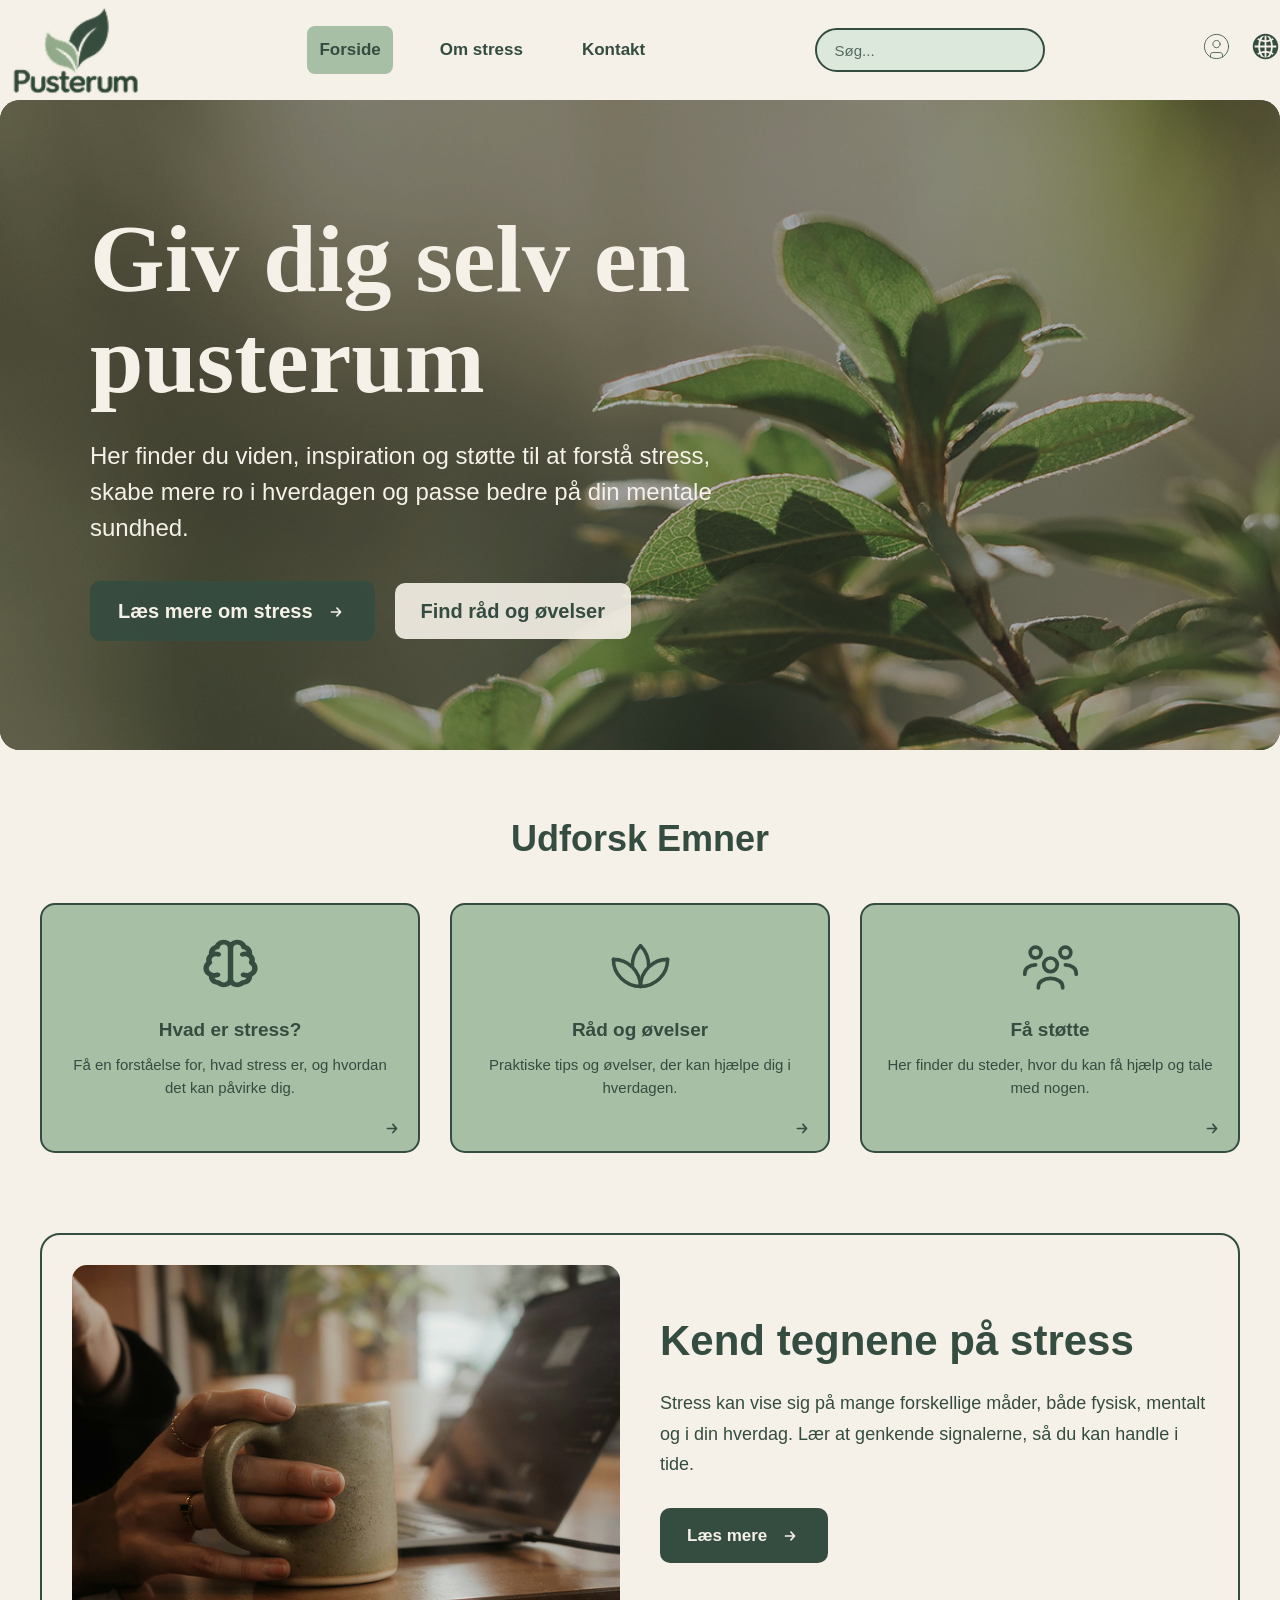
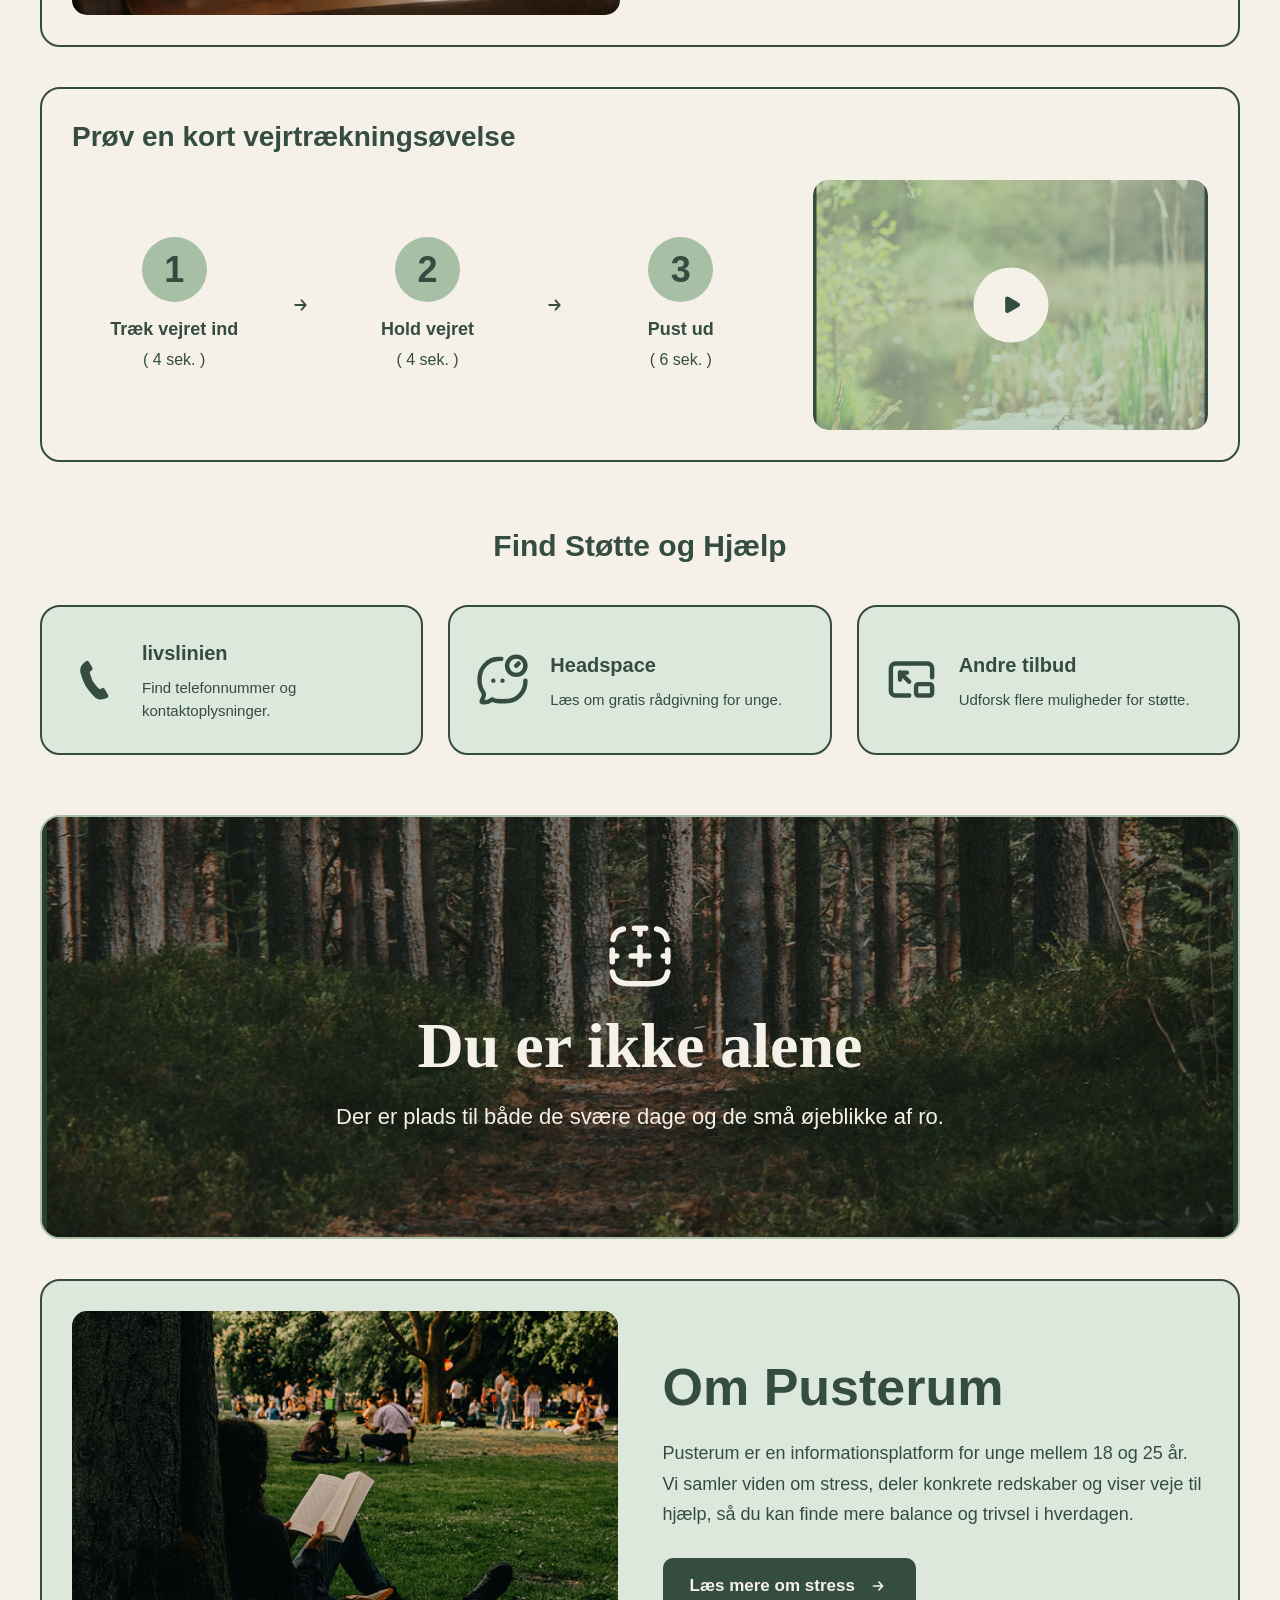
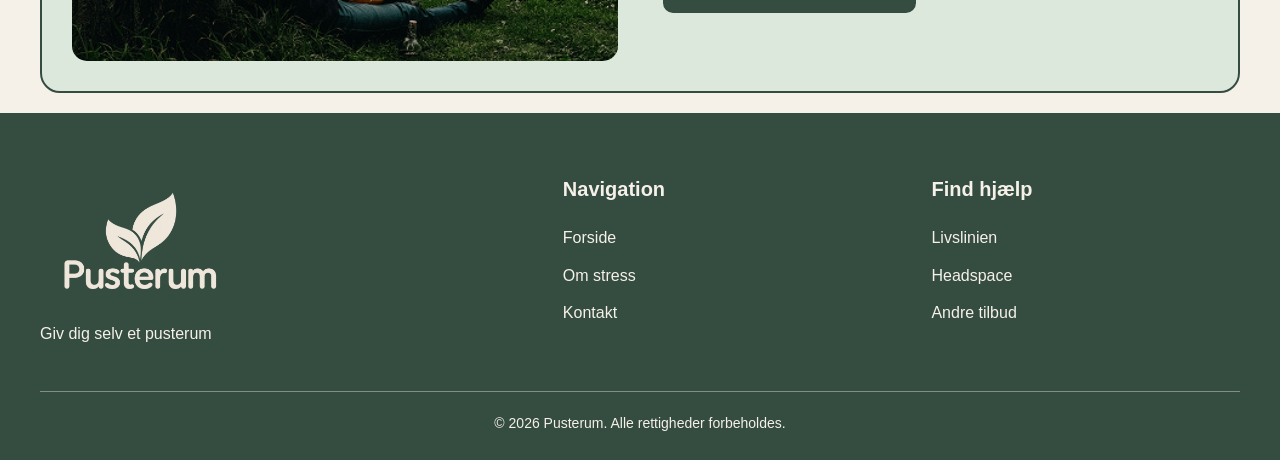
<file: index.html>
<!DOCTYPE html>
<html lang="da">
<head>
    <meta charset="UTF-8">
    <meta name="viewport" content="width=device-width, initial-scale=1.0">
    <title>Pusterum</title>
    <link rel="stylesheet" href="style.css">
</head>
<body>
   
    <!-- HEADER OG NAVIGATION -->
     <header class="header">
        <div class="header-inhold">

            <!-- PUSTERUM LOGO -->
             <a href="index.html" class="header-logo">
                <img src="Icons/Pusterum Logo Green.png" alt="Pusterum - Forside">
             </a>

             <!-- NAVIGATION -->
              <nav class="header-navigation" aria-label="Hovednavigation">
                <a href="index.html" aria-current="page">
                    Forside
                </a>
                <a href="omstress.html">
                    Om stress
                </a>
                <a href="kontakt.html">
                    Kontakt
                </a>
              </nav>

              <!-- SØGEFELT -->
               <div class="header-søgning" role="search">
                <label for="søgefelt" class="søge-label">
                    Søg på hjemmesiden
                </label>
                <input type="search" id="søgefelt" name="søg" placeholder="Søg...">
               </div>

               <!-- PROFIL OG SPROG -->
                <div class="header-ikoner">

                    <!-- PROFIL IKON -->
                     <span class="header-ikon">
                        <img src="Icons/User Dark Green.svg" alt="Profil">
                     </span>

                     <!-- SPROG IKON -->
                      <span class="header-ikon">
                        <img src="Icons/Glove Dark Green.svg" alt="Vælg sprog">
                      </span>
                </div>
        </div>
     </header>

    <main>
        
        <section class="hero">
            <img src="Icons/Hero Forside.png" alt="Naturbillede" class="hero-billede">
            <div class="hero-content">
                <h1>Giv dig selv en pusterum</h1>
                <p>Her finder du viden, inspiration og støtte til at forstå stress, skabe mere ro i hverdagen og passe bedre på din mentale sundhed.</p>
                <div class="hero-buttons">
                    <a href="omstress.html" class="btn btn-primary">
                        Læs mere om stress 
                        <img src="Icons/Arrow RIght Beige.svg" alt="" class="knap-pil">
                    </a>
                    <a href="#øvelser" class="btn btn-secondary">
                        Find råd og øvelser
                    </a>
                </div>
            </div>
        </section>

        <!-- UDFORSK EMNER -->
        <section class="emner" id="emner">
            <h2>Udforsk Emner</h2>
            <div class="emne-gitter">
                
                <!-- KORT 1: HVAD ER STRESS?-->
                 <a href="omstress.html" class="emne-kort">
                    <div class="emne-ikon" aria-hidden="true">
                        <img src="Icons/Brain Dark Green.svg" alt="">
                    </div>
                    <h3>Hvad er stress?</h3>
                    <p>Få en forståelse for, hvad stress er, og hvordan det kan påvirke dig.</p>
                    <span class="kort-pil" aria-hidden="true">
                        <img src="Icons/Arrow Right Dark Green.svg" alt="">
                    </span>
                 </a>

                 <!-- KORT 2: RÅD OG ØVELSER -->
                  <a href="#øvelser" class="emne-kort">
                    <div class="emne-ikon" aria-hidden="true">
                        <img src="Icons/Lily Dark Green.svg" alt="">
                    </div>
                    <h3>Råd og øvelser</h3>
                    <p>Praktiske tips og øvelser, der kan hjælpe dig i hverdagen.</p>
                    <span class="kort-pil" aria-hidden="true">
                        <img src="Icons/Arrow Right Dark Green.svg" alt="">
                    </span>
                  </a>

                  <!-- KORT 3: FÅ STØTTE -->
                   <a href="#støtte" class="emne-kort">
                    <div class="emne-ikon" aria-hidden="true">
                        <img src="Icons/Group Dark Green.svg" alt="">
                    </div>
                    <h3>Få støtte</h3>
                    <p>Her finder du steder, hvor du kan få hjælp og tale med nogen.</p>
                    <span class="kort-pil" aria-hidden="true">
                        <img src="Icons/Arrow Right Dark Green.svg" alt="">
                    </span>
                   </a>
            </div>
        </section>

        <!-- KEND TEGNENE PÅ STRESS -->
<section class="stress-tegn" id="stress-tegn">
    <div class="stress-tegn-inhold">

        <!-- BILLEDE TIL VENSTRE -->
        <div class="stress-tegn-billede">
            <img src="Icons/Hand-Macbook.png" alt="En person sidder med en kop ved en computer">
        </div>

        <!-- TEKST TIL HØJRE -->
        <div class="stress-tegn-tekst">
            <h2>Kend tegnene på stress</h2>
            <p>Stress kan vise sig på mange forskellige måder, både fysisk, mentalt og i din hverdag. Lær at genkende signalerne, så du kan handle i tide.</p>
            <a href="omstress.html" class="stress-tegn-knap">
                Læs mere
                <img src="Icons/Arrow RIght Beige.svg" alt="" class="stress-tegn-pil">
            </a>
        </div>

    </div>
</section>

         <!-- PRØV EN KORT VEJRTRÆKNINGSØVELSE -->
          <section class="vejrtrækning" id="øvelser">
            <div class="vejrtrækning-ramme">
                <h2>Prøv en kort vejrtrækningsøvelse</h2>
                <div class="vejrtrækning-inhold">

                    <!-- ØVELSENS TRE TRIN -->
                     <div class="vejrtrækning-trin">

                        <!-- TRIN 1 -->
                         <div class="trin">
                            <span class="trin-nummer">1</span>
                            <h3>Træk vejret ind</h3>
                            <p>( 4 sek. )</p>
                         </div>

                         <!-- PIL MELLEM TRIN 1 OG 2 -->
                          <span class="trin-pil" aria-hidden="true">
                            <img src="Icons/Arrow Right Dark Green.svg" alt="">
                          </span>

                          <!-- TRIN 2 -->
                           <div class="trin">
                            <span class="trin-nummer">2</span>
                            <h3>Hold vejret</h3>
                            <p>( 4 sek. )</p>
                           </div>

                           <!-- PIL MELLEM TRIN 2 OG 3 -->
                            <span class="trin-pil" aria-hidden="true">
                                <img src="Icons/Arrow Right Dark Green.svg" alt="">
                            </span>

                            <!-- TRIN 3 -->
                             <div class="trin">
                                <span class="trin-nummer">3</span>
                                <h3>Pust ud</h3>
                                <p>( 6 sek. )</p>
                             </div>
                     </div>

                     <!-- NATURBILLEDE OG AFSPILNINGSKNAP -->
                      <div class="vejrtrækning-afspiller">
                        <img src="Icons/Boat-Swamp.png" alt="En båd i et roligt vådområde" class="vejrtrækning-billede">

                        <!-- AFSPILNINGSKNAP -->
                         <button type="button" class="afspil-knap" id="start-øvelse" aria-label="Start vejrtrækningsøvelsen">
                            <img src="Icons/Play Green.svg" alt="">
                         </button>

                         <!-- STATUS FOR ØVELSEN -->
                          <p id="øvelse-status" aria-live="polite"></p>
                      </div>
                </div>
            </div>
          </section>

          <!-- FIND STØTTE OG HJÆLP -->
           <section class="støtte-hjælp" id="støtte">
            <h2>Find Støtte og Hjælp</h2>
            <div class="støtte-gitter">

                <!-- KORT 1: LIVSLINIEN -->
                 <a href="https://www.livslinien.dk/" class="støtte-kort">
                    <div class="støtte-ikon">
                        <img src="Icons/Phone Dark Green.svg" alt="">
                    </div>
                    <div class="støtte-tekst">
                        <h3>livslinien</h3>
                        <p>Find telefonnummer og kontaktoplysninger.</p>
                    </div>
                 </a>

                 <!-- KORT 2: HEADSPACE -->
                  <a href="https://headspace.dk/" class="støtte-kort">
                    <div class="støtte-ikon">
                        <img src="Icons/Headspace Dark Green.svg" alt="">
                    </div>
                    <div class="støtte-tekst">
                        <h3>Headspace</h3>
                        <p>Læs om gratis rådgivning for unge.</p>
                    </div>
                  </a>

                  <!-- KORT 3: ANDRE TILBUD -->
                   <a href="kontakt.html" class="støtte-kort">
                    <div class="støtte-ikon">
                        <img src="Icons/Andre Tilbud Dark Green.svg" alt="">
                    </div>
                    <div class="støtte-tekst">
                        <h3>Andre tilbud</h3>
                        <p>Udforsk flere muligheder for støtte.</p>
                    </div>
                   </a>
            </div>
           </section>

           <!-- DU ER IKKE ALENE -->
            <section class="du-er-ikke-alene" id="du-er-ikke-alene">
                <div class="du-er-ikke-alene-ramme">

                    <!-- SKOVBILLEDE -->
                     <img src="Icons/Forest Forside.png" alt="En rolig skov med høje træer" class="du-er-ikke-alene-billede">

                     <!-- INHOLD OVEN PÅ BILLEDET -->
                      <div class="du-er-ikke-alene-inhold">

                        <!-- MISSION LOGO -->
                         <img src="Icons/Mission Beige.svg" alt="" class="mission-ikon">

                         <!-- OVERSKRIFT -->
                          <h2>Du er ikke alene</h2>

                          <!-- TEKST -->
                           <p>Der er plads til både de svære dage og de små øjeblikke af ro.</p>
                      </div>
                </div>
            </section>

            <!-- OM PUSTERUM -->
             <section class="om-pusterum" id="om-pusterum">
                <div class="om-pusterum-ramme">

                    <!-- BILLEDE -->
                     <div class="om-pusterum-billede">
                        <img src="Icons/Book-tree.png" alt="En person sidder under et træ og læser">
                     </div>

                     <!-- TEKST OG KNAP -->
                      <div class="om-pusterum-inhold">
                        <h2>Om Pusterum</h2>
                        <p>Pusterum er en informationsplatform for unge mellem 18 og 25 år. Vi samler viden om stress, deler konkrete redskaber og viser veje til hjælp, så du kan finde mere balance og trivsel i hverdagen.</p>

                        <!-- LÆS MERE KNAP -->
                         <a href="omstress.html" class="knap knap-mørkegrøn">
                            Læs mere om stress
                            <img src="Icons/Arrow RIght Beige.svg" alt="" class="knap-pil">
                         </a>
                      </div>
                </div>
             </section>
</main>
             <!-- FOOTER -->
              <footer class="footer">
                <div class="footer-inhold">

                    <!-- PUSTERUM LOGO OG SLOGAN -->
                     <div class="footer-logo-område">
                        <img src="Icons/Pusterum Logo Beige.svg" alt="Pusterum" class="footer-logo">
                        <p class="footer-slogan">
                            Giv dig selv et pusterum
                        </p>
                     </div>

                     <!-- NAVIGATION -->
                      <nav class="footer-navigation" aria-label="Footer navigation">
                        <h3>Navigation</h3>
                        <a href="index.html">Forside</a>
                        <a href="omstress.html">Om stress</a>
                        <a href="kontakt.html">Kontakt</a>
                      </nav>

                      <!-- FIND HJÆLP -->
                       <div class="footer-hjælp">
                        <h3>Find hjælp</h3>
                        <a href="https://www.livslinien.dk/">
                            Livslinien
                        </a>
                        <a href="https://headspace.dk/">
                            Headspace
                        </a>
                        <a href="kontakt.html">
                            Andre tilbud
                        </a>
                       </div>
                </div>

                <!-- COPYRIGHT -->
                 <div class="footer-bund">
                    <p>© 2026 Pusterum. Alle rettigheder forbeholdes.</p>
                 </div>
              </footer>
</body>
</html>
</file>
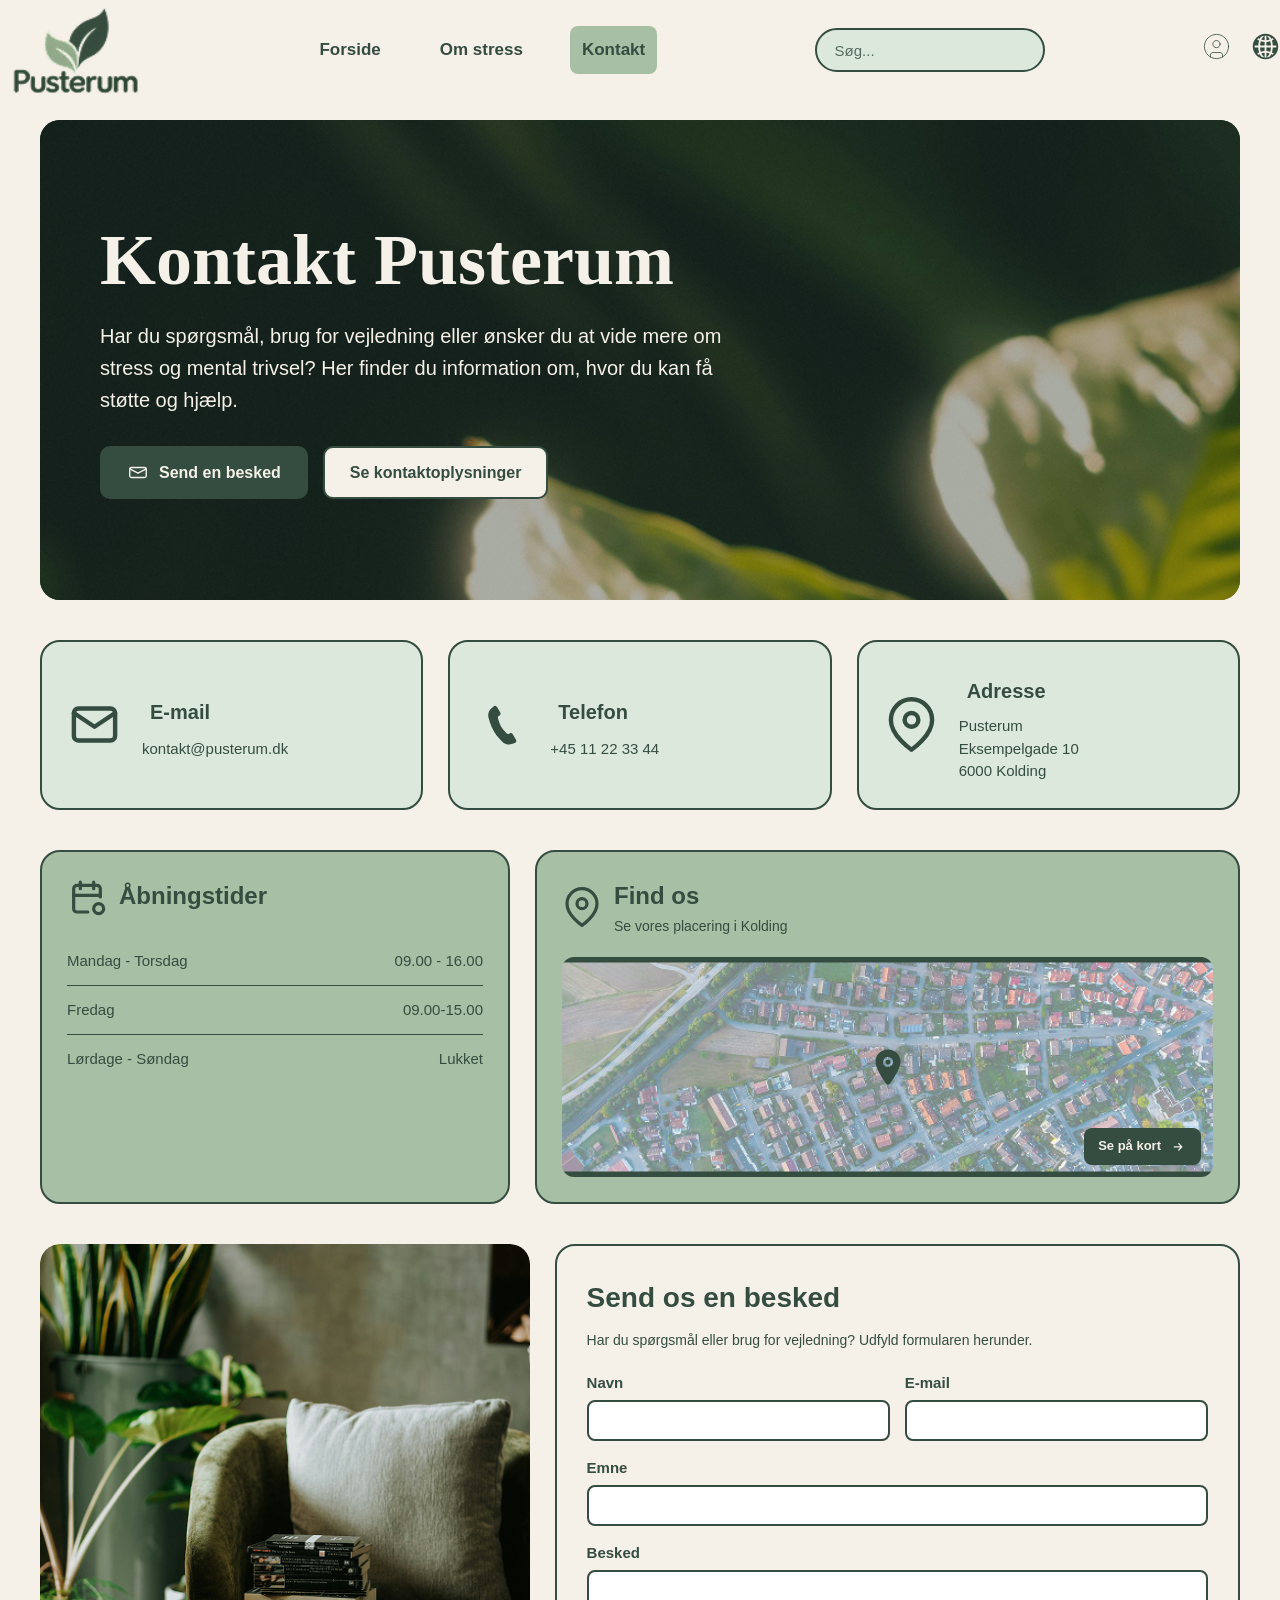
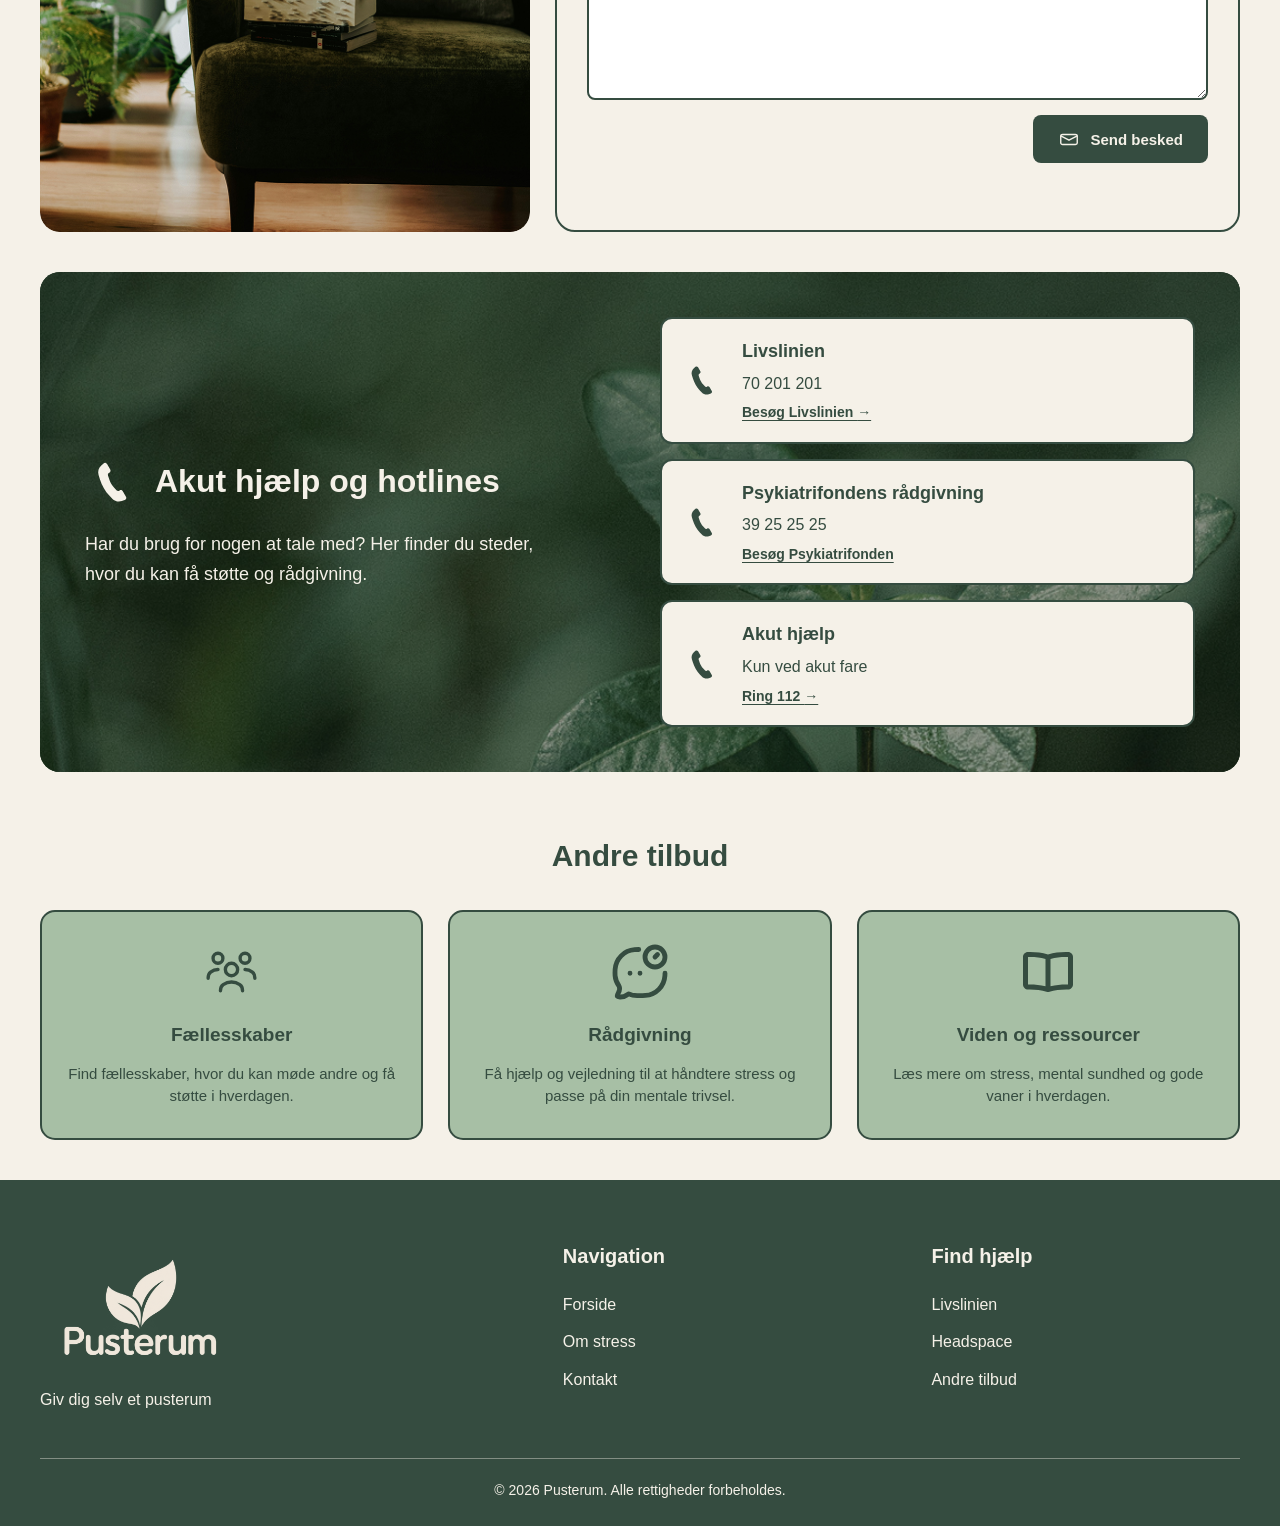
<file: kontakt.html>
<!DOCTYPE html>
<html lang="da">
<head>
    <meta charset="UTF-8">
    <meta name="viewport" content="width=device-width, initial-scale=1.0">
    <title>Kontakt | Pusterum</title>
    <link rel="stylesheet" href="style.css">
</head>
<body>
    <!-- HEADER OG NAVIGATION -->
     <header class="header">
        <div class="header-inhold">

            <!-- PUSTERUM LOGO -->
             <a href="index.html" class="header-logo">
                <img src="Icons/Pusterum Logo Green.png" alt="Pusterum - Forside">
             </a>

             <!-- NAVIGATION -->
              <nav class="header-navigation" aria-label="Hovednavigation">
                <a href="index.html">
                    Forside
                </a>
                <a href="omstress.html">
                    Om stress
                </a>
                <a href="kontakt.html" aria-current="page">
                    Kontakt
                </a>
              </nav>

              <!-- SØGEFELT -->
               <div class="header-søgning" role="search">
                <label for="søgefelt" class="søge-label">
                    Søg på hjemmesiden
                </label>
                <input type="search" id="søgefelt" name="søg" placeholder="Søg...">
               </div>

               <!-- PROFIL OG SPROG -->
                <div class="header-ikoner">

                    <!-- PROFIL IKON -->
                     <span class="header-ikon">
                        <img src="Icons/User Dark Green.svg" alt="Profil">
                     </span>

                     <!-- SPROG IKON -->
                      <span class="header-ikon">
                        <img src="Icons/Glove Dark Green.svg" alt="Vælg sprog">
                      </span>
                </div>
        </div>
     </header>
     <main>
        
        <!-- HERO KONTAKT-->
         <section class="kontakt-hero">

            <!-- BAGGRUNDSBILLEDE -->
             <img src="Icons/Kontakt Hero.png" alt="Grønne blade i naturen" class="kontakt-hero-billede">

             <!-- TEKST TIL VENSTRE -->
              <div class="kontakt-hero-inhold">
                <h1>Kontakt Pusterum</h1>
                <p>Har du spørgsmål, brug for vejledning eller ønsker du at vide mere om stress og mental trivsel? Her finder du information om, hvor du kan få støtte og hjælp.</p>

                <!-- KNAPPER -->
                 <div class="kontakt-hero-knapper">
                    <a href="#besked" class="kontakt-knap kontakt-knap-grøn">
                        <img src="Icons/Beige Mail.svg" alt="" class="kontakt-knap-ikon">
                        Send en besked
                    </a>
                    <a href="#kontaktoplysninger" class="kontakt-knap kontakt-knap-beige">
                        Se kontaktoplysninger
                    </a>
                 </div>
              </div>
         </section>

         <!-- KONTAKTOPLYSNINGER -->
          <section class="kontaktoplysninger" id="kontaktoplysninger">
            <div class="kontaktoplysninger-gitter">

                <!-- EMAIL -->
                 <article class="kontaktoplysninger-kort">
                    <div class="kontaktoplysninger-ikon">
                        <img src="Icons/Mail Darkgreen.svg" alt="">
                    </div>
                    <div class="kontaktoplysninger-tekst">
                        <h2>E-mail</h2>
                        <a href="mailto:kontakt@pusterum.dk">
                            kontakt@pusterum.dk
                        </a>
                    </div>
                 </article>
                 <!-- TELEFON -->
                  <article class="kontaktoplysninger-kort">
                    <div class="kontaktoplysninger-ikon">
                        <img src="Icons/Phone Dark Green.svg" alt="">
                    </div>
                    <div class="kontaktoplysninger-tekst">
                        <h2>Telefon</h2>
                        <a href="tel: 4511223344">
                            +45 11 22 33 44
                        </a>
                    </div>
                  </article>

                  <!-- ADRESSE -->
                   <article class="kontaktoplysninger-kort">
                    <div class="kontaktoplysninger-ikon">
                        <img src="Icons/Map Pin Dark Green.svg" alt="">
                    </div>
                    <div class="kontaktoplysninger-tekst">
                        <h2>Adresse</h2>
                        <p>Pusterum<br>
                        Eksempelgade 10<br>
                        6000 Kolding</p>
                    </div>
                   </article>
            </div>
          </section>

          <!-- TIDER OG FIND-->
           <section class="åbningstider-find-os">
            <div class="åbningstider-find-os-inhold">

                <!-- TIDER -->
                 <article class="åbningstider">
                    <div class="kontakt-sektion-overskrift">
                        <img src="Icons/Calender Dark Green.svg" alt="" class="kontakt-sektion-ikon">
                        <h2>Åbningstider</h2>
                    </div>
                    <div class="åbningstider-liste">
                        <div class="åbningstid-række">
                            <span>Mandag - Torsdag</span>
                            <span>09.00 - 16.00</span>
                        </div>
                        <div class="åbningstid-række">
                            <span>Fredag</span>
                            <span>09.00-15.00</span>
                        </div>
                        <div class="åbningstid-række">
                            <span>Lørdage - Søndag</span>
                            <span>Lukket</span>
                        </div>
                    </div>
                 </article>

                 <!-- FIND OS -->
                  <article class="find-os">

    <!-- OVERSKRIFT OG BESKRIVELSE -->
    <div class="kontakt-sektion-overskrift">
        <img src="Icons/Map Pin Dark Green.svg"
             alt=""
             class="kontakt-sektion-ikon">

        <div>
            <h2>Find os</h2>
            <p>Se vores placering i Kolding</p>
        </div>
    </div>

    <!-- KORT MED PIN OG KNAP -->
    <div class="find-os-kort">

        <!-- KORTBILLEDE -->
        <img src="Icons/Map.png" alt="Kort over området omkring Pusterum" class="find-os-kortbillede">

        <!-- PIN PÅ KORTET -->
        <img src="Icons/Map Pin Full Dark Green.svg" alt="" class="find-os-kortpin">

        <!-- KNAP PÅ KORTET -->
        <a href="https://www.google.com/maps/search/?api=1&query=Kolding"
           target="_blank"
           rel="noopener noreferrer"
           class="find-os-knap">
            Se på kort
            <img src="Icons/Arrow RIght Beige.svg" alt="" class="find-os-pil">
        </a>
    </div>
</article>
 </div>
 </section>

           <!-- BESKED -->
            <section class="send-besked" id="besked">
                 <div class="send-besked-inhold">

                    <!-- BILLEDE TIL VENSTRE -->
                     <div class="send-besked-billede">
                        <img src="Icons/Besked.png" alt="Roligt miljø med plads til fordybelse">
                     </div>

                     <!-- KONTAKTFORMULAR TIL HØJRE -->
                      <div class="send-besked-formular">
                        <h2>Send os en besked</h2>
                        <p> Har du spørgsmål eller brug for vejledning? Udfyld formularen herunder.</p>
                        <form class="besked-formular">

                            <!-- NAVN -->
                             <div class="formular-felt">
                                <label for="navn">Navn</label>
                                <input type="text" id="navn" name="navn" autocomplete="name" required>
                             </div>

                             <!-- EMAIL -->
                              <div class="formular-felt">
                                <label for="email">E-mail</label>
                                <input type="email" id="email" name="email" autocomplete="email" required>
                              </div>

                              <!-- EMNE -->
                               <div class="formular-felt">
                                <label for="emne">Emne</label>
                                <input type="text" id="emne" name="emne" required>
                               </div>

                               <!-- BESKED -->
                                <div class="formular-felt">
                                    <label for="besked-tekst">Besked</label>
                                    <textarea id="besked-tekst" name="besked" rows="5" required></textarea>
                                </div>

                                <!-- SEND KNAP -->
                                 <button type="submit" class="send-besked-knap">
                                    <img src="Icons/Beige Mail.svg" alt="" class="send-besked-ikon">
                                    Send besked
                                 </button>
                        </form>
                      </div>
                      </div>
            </section>

            <!-- Hotlines -->
             <section class="akut-hjælp">

                <!-- BAGGRUNDSBILLEDE -->
                 <img src="Icons/Hotline.png" alt="" class="akut-hjælp-billede">
                 <div class="akut-hjælp-inhold">
                    <div class="akut-hjælp-tekst">

                    <!-- OVERSKRIFT -->
                     <div class="akut-hjælp-overskrift">
                        <img src="Icons/Beige Phone.svg" alt="" class="akut-hjælp-ikon">
                        <h2>Akut hjælp og hotlines</h2>
                     </div>
                     <p class="akut-hjælp-beskrivelse">
                        Har du brug for nogen at tale med? Her finder du steder, hvor du kan få støtte og rådgivning.
                     </p>
                     </div>

                     <!-- TRE HJÆLPKORT -->
                      <div class="akut-hjælp-gitter">

                        <!-- LIVSLINIEN -->
                         <article class="akut-hjælp-kort">
                            <img src="Icons/Phone Dark Green.svg" alt="" class="akut-kort-ikon">
                            <h3>Livslinien</h3>
                            <p>70 201 201</p>
                            <a href="https://www.livslinien.dk/"
                            target="_blank"
                            rel="noopener noreferrer">
                        Besøg Livslinien
                    <span aria-hidden="true">→</span>
                    </a>
                         </article>

                         <!-- PSYKIATRIFONDENS -->
                          <article class="akut-hjælp-kort">
                            <img src="Icons/Phone Dark Green.svg" alt="" class="akut-kort-ikon">
                            <h3>Psykiatrifondens rådgivning</h3>
                            <p>39 25 25 25</p>
                            <a href="https://psykiatrifonden.dk/"
                            target="_blank"
                            rel="noopener noreferrer">
                        Besøg Psykiatrifonden
                        </a>
                          </article>

                          <!-- AKUT HJÆLP -->
                           <article class="akut-hjælp-kort">
                            <img src="Icons/Phone Dark Green.svg" alt="" class="akut-kort-ikon">
                            <h3>Akut hjælp</h3>
                            <p>Kun ved akut fare</p>
                            <a href="tel:112">
                                Ring 112
                                <span aria-hidden="true">→</span>
                            </a>
                           </article>
                      </div>
                 </div>
             </section>

             <!-- TILBUD -->
              <section class="andre-tilbud">
                <h2>Andre tilbud</h2>
                <div class="andre-tilbud-gitter">

                    <!-- FÆLLESSKABER -->
                     <article class="tilbud-kort">
                        <div class="tilbud-ikon">
                            <img src="Icons/Group Dark Green.svg" alt="">
                        </div>
                        <h3>Fællesskaber</h3>
                        <p>Find fællesskaber, hvor du kan møde andre og få støtte i hverdagen.</p>
                     </article>

                     <!-- RÅDGIVNING -->
                      <article class="tilbud-kort">
                        <div class="tilbud-ikon">
                            <img src="Icons/Headspace Dark Green.svg" alt="">
                        </div>
                        <h3>Rådgivning</h3>
                        <p>Få hjælp og vejledning til at håndtere stress og passe på din mentale trivsel.</p>
                      </article>

                      <!-- VIDEN OG RESSOURCER -->
                       <article class="tilbud-kort">
                        <div class="tilbud-ikon">
                            <img src="Icons/Book Dark Green.svg" alt="">
                        </div>
                        <h3>Viden og ressourcer</h3>
                        <p>Læs mere om stress, mental sundhed og gode vaner i hverdagen.</p>
                        </article>
                </div>
              </section>
     </main>

     <!-- FOOTER -->
              <footer class="footer">
                <div class="footer-inhold">

                    <!-- PUSTERUM LOGO OG SLOGAN -->
                     <div class="footer-logo-område">
                        <img src="Icons/Pusterum Logo Beige.svg" alt="Pusterum" class="footer-logo">
                        <p class="footer-slogan">
                            Giv dig selv et pusterum
                        </p>
                     </div>

                     <!-- NAVIGATION -->
                      <nav class="footer-navigation" aria-label="Footer navigation">
                        <h3>Navigation</h3>
                        <a href="index.html">Forside</a>
                        <a href="omstress.html">Om stress</a>
                        <a href="kontakt.html">Kontakt</a>
                      </nav>

                      <!-- FIND HJÆLP -->
                       <div class="footer-hjælp">
                        <h3>Find hjælp</h3>
                        <a href="https://www.livslinien.dk/">
                            Livslinien
                        </a>
                        <a href="https://headspace.dk/">
                            Headspace
                        </a>
                        <a href="kontakt.html">
                            Andre tilbud
                        </a>
                       </div>
                </div>

                <!-- COPYRIGHT -->
                 <div class="footer-bund">
                    <p>© 2026 Pusterum. Alle rettigheder forbeholdes.</p>
                 </div>
              </footer>
</body>
</html>
</file>
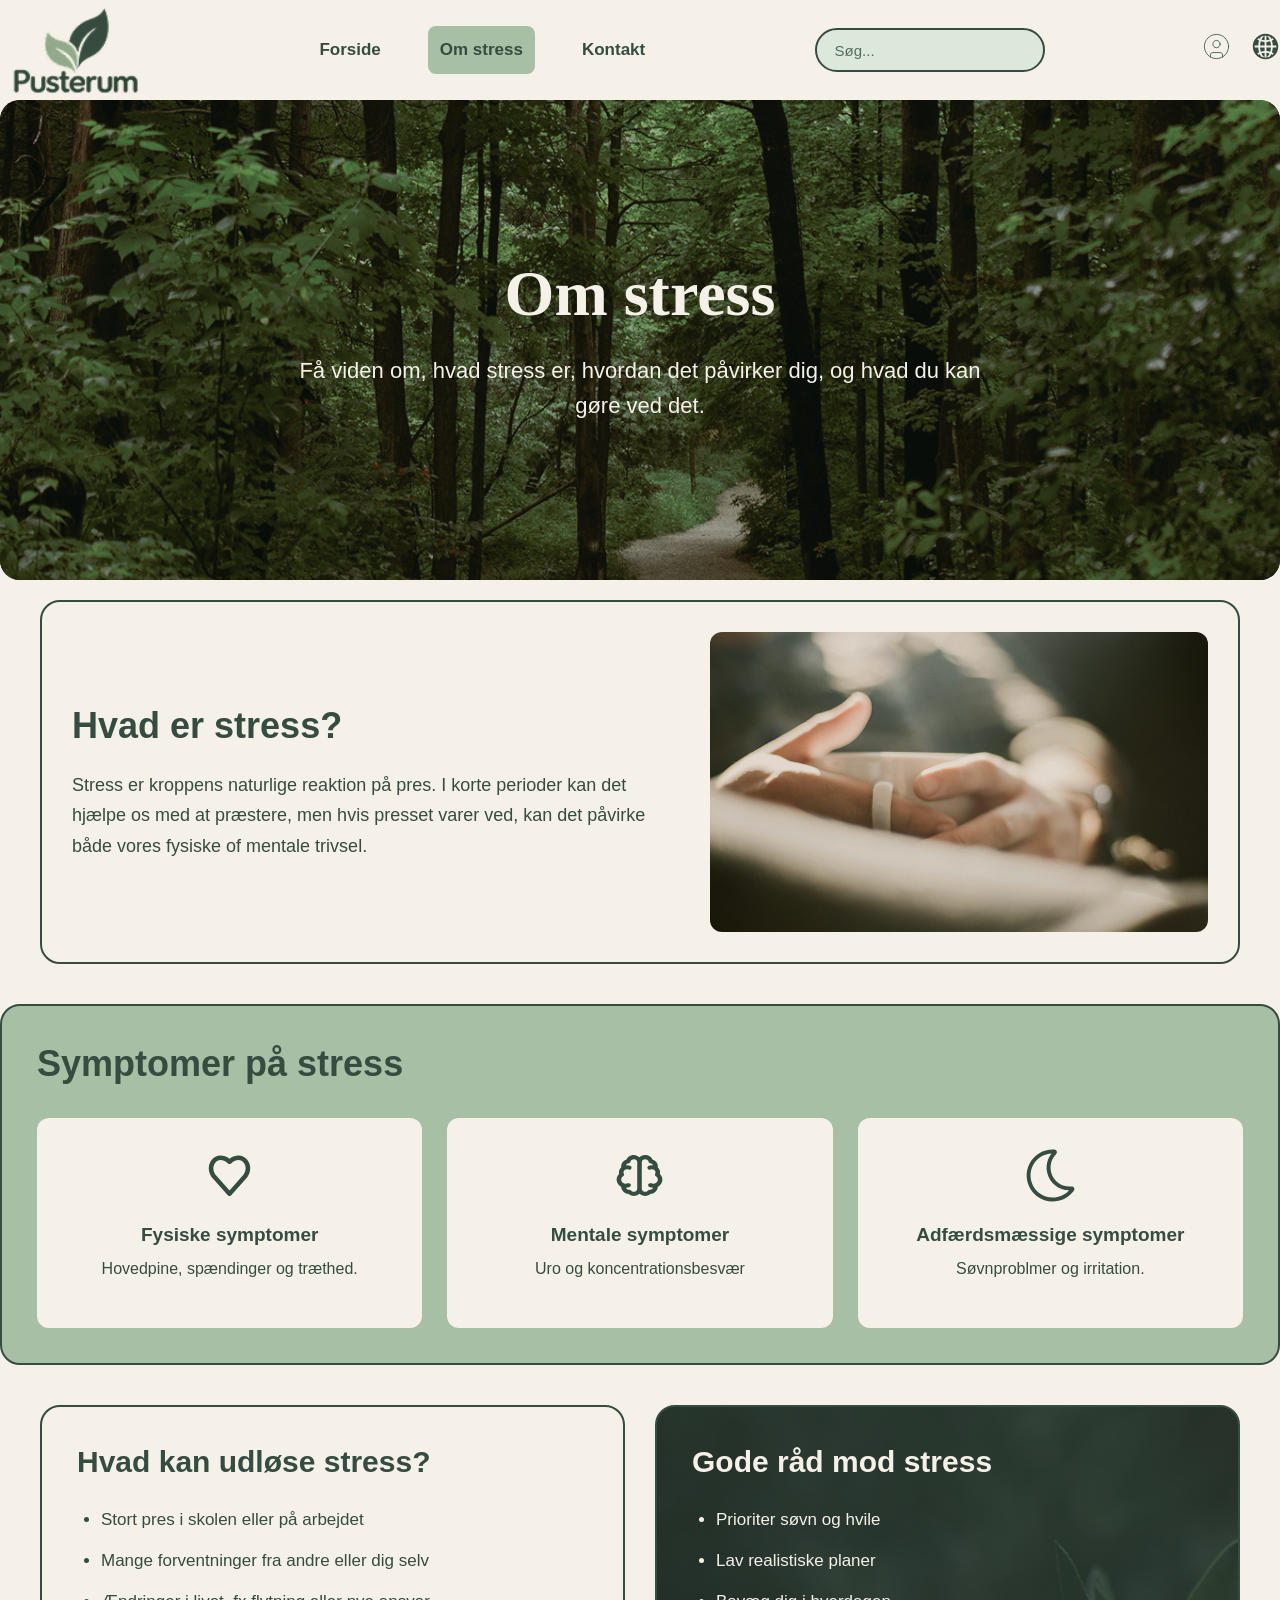
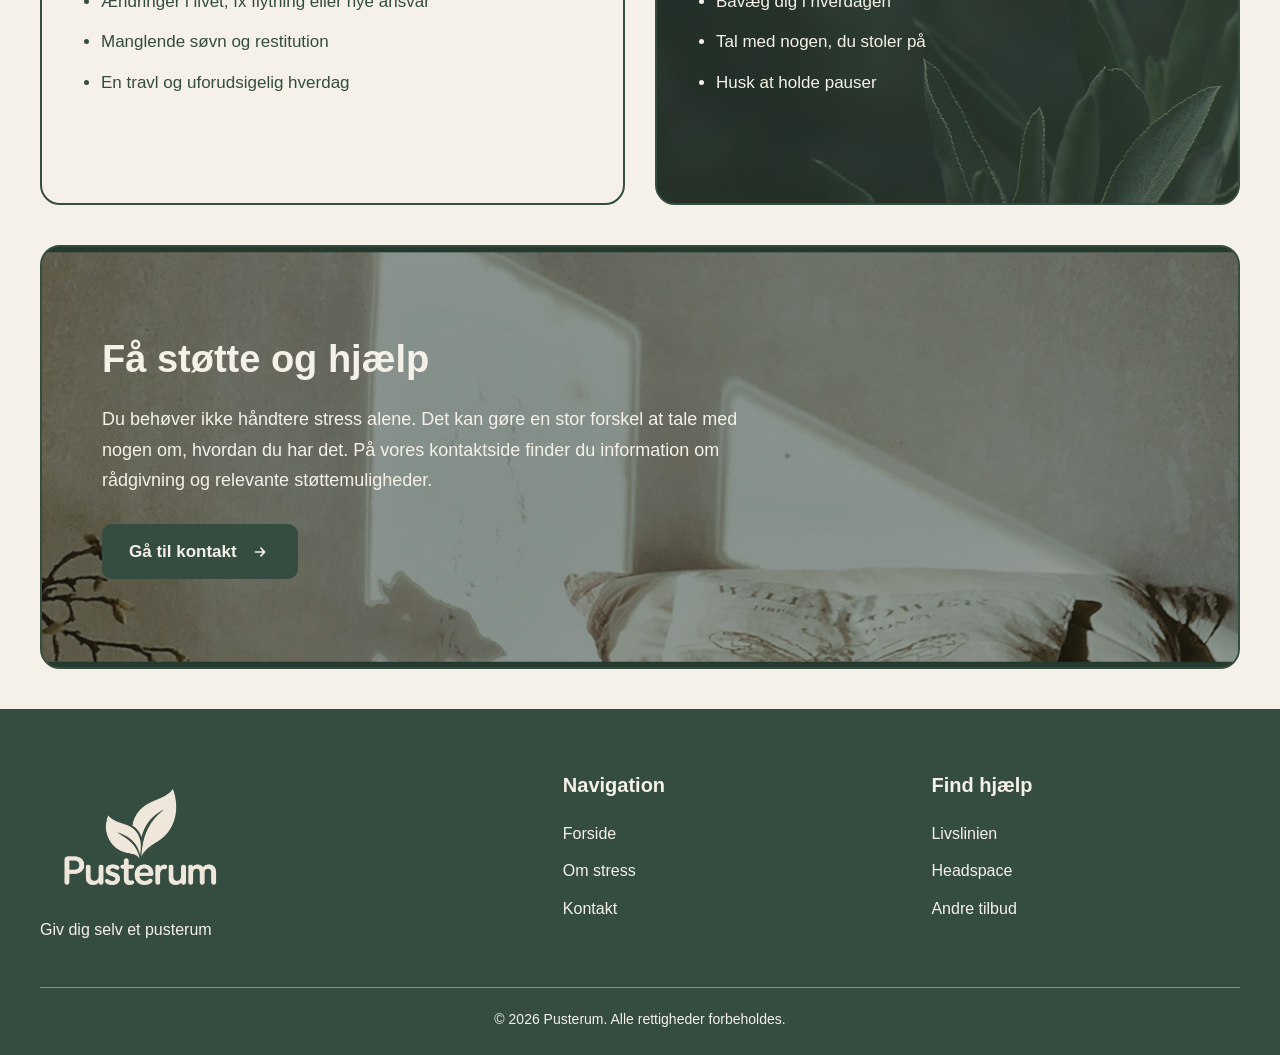
<file: omstress.html>
<!DOCTYPE html>
<html lang="da">
<head>
    <meta charset="UTF-8">
    <meta name="viewport" content="width=device-width, initial-scale=1.0">
    <title>Om stress | Pusterum</title>
    <link rel="stylesheet" href="style.css">
</head>
<body>
   
    <!-- HEADER OG NAVIGATION -->
     <header class="header">
        <div class="header-inhold">

            <!-- PUSTERUM LOGO -->
             <a href="index.html" class="header-logo">
                <img src="Icons/Pusterum Logo Green.png" alt="Pusterum - Forside">
             </a>

             <!-- NAVIGATION -->
              <nav class="header-navigation" aria-label="Hovednavigation">
                <a href="index.html">
                    Forside
                </a>
                <a href="omstress.html" aria-current="page">
                    Om stress
                </a>
                <a href="kontakt.html">
                    Kontakt
                </a>
              </nav>

              <!-- SØGEFELT -->
               <div class="header-søgning" role="search">
                <label for="søgefelt" class="søge-label">
                    Søg på hjemmesiden
                </label>
                <input type="search" id="søgefelt" name="søg" placeholder="Søg...">
               </div>

               <!-- PROFIL OG SPROG -->
                <div class="header-ikoner">

                    <!-- PROFIL IKON -->
                     <span class="header-ikon">
                        <img src="Icons/User Dark Green.svg" alt="Profil">
                     </span>

                     <!-- SPROG IKON -->
                      <span class="header-ikon">
                        <img src="Icons/Glove Dark Green.svg" alt="Vælg sprog">
                      </span>
                </div>
        </div>
     </header>

     <!-- HERO -->
      <main>
        <section class="om-stress-hero">
            <img src="Icons/Om Stress Forside.png" alt="Rolig skov med grønne træer" class="om-stress-hero-billede">
            <div class="om-stress-hero-inhold">
                <h1>Om stress</h1>
                <p>Få viden om, hvad stress er, hvordan det påvirker dig, og hvad du kan gøre ved det.</p>
            </div>
        </section>

        <!-- HVAD ER STRESS? -->
         <section class="hvad-er-stress">
            <div class="hvad-er-stress-inhold">

                <!-- TEKST TIL VENSTRE -->
                 <div class="hvad-er-stress-tekst">
                    <h2>Hvad er stress?</h2>
                    <p>Stress er kroppens naturlige reaktion på pres. I korte perioder kan det hjælpe os med at præstere, men hvis presset varer ved, kan det påvirke både vores fysiske of mentale trivsel.</p>
                 </div>

                 <!-- BILLEDE TIL HØJRE -->
                  <div class="hvad-er-stress-billede">
                    <img src="Icons/Om Stress Mug.png" alt="En person holder en kop">
                  </div>
            </div>
         </section>

         <!-- SYMPTOMER PÅ STRESS -->
          <section class="stress-symptomer">
            <h2>Symptomer på stress</h2>
            <div class="symptomer-gitter">

                <!-- FYSISKE SYMPTOMER -->
                 <article class="symptom-kort">
                    <div class="symptom-ikon">
                        <img src="Icons/Heart Dark Green.svg" alt="">
                    </div>
                    <h3>Fysiske symptomer</h3>
                    <p>Hovedpine, spændinger og træthed.</p>
                 </article>

                 <!-- MENTALE SYMPTOMER -->
                  <article class="symptom-kort">
                    <div class="symptom-ikon">
                        <img src="Icons/Brain Dark Green.svg" alt="">
                    </div>
                    <h3>Mentale symptomer</h3>
                    <p>Uro og koncentrationsbesvær</p>
                  </article>

                  <!-- ADFÆRDSMÆSSIGE SYMPTOMER -->
                   <article class="symptom-kort">
                    <div class="symptom-ikon">
                        <img src="Icons/Moon Dark Green.svg" alt="">
                    </div>
                    <h3>Adfærdsmæssige symptomer</h3>
                    <p>Søvnproblmer og irritation.</p>
                   </article>
            </div>
          </section>

          <!-- HVAD KAN UDLØSE STRESS? OG GODE RÅD -->
           <section class="stress-råd">
            <div class="stress-råd-inhold">

                <!-- HVAD KAN UDLØSE STRESS? -->
                 <article class="stress-årsager">
                    <h2>Hvad kan udløse stress?</h2>
                    <ul>
                        <li>Stort pres i skolen eller på arbejdet</li>
                     <li>Mange forventninger fra andre eller dig selv</li>
                     <li>Ændringer i livet, fx flytning eller nye ansvar</li>
                     <li>Manglende søvn og restitution</li>
                    <li>En travl og uforudsigelig hverdag</li>
                    </ul>
                 </article>

                 <!-- GODE RÅD MOD STRESS -->
                  <article class="stress-gode-råd">

                    <!-- BAGGRUNDSBILLEDE -->
                     <img src="Icons/Rad Leaf.png" alt="" class="stress-råd-billede">
                     <div class="stress-gode-råd-inhold">
                        <h2>Gode råd mod stress</h2>
                        <ul>
                            <li>Prioriter søvn og hvile</li>
                            <li>Lav realistiske planer</li>
                            <li>Bavæg dig i hverdagen</li>
                            <li>Tal med nogen, du stoler på</li>
                            <li>Husk at holde pauser</li>
                        </ul>
                     </div>
                  </article>
            </div>
           </section>

           <!-- FÅ STØTTE OG HJÆLP -->
            <section class="stress-hjælp">

                <!-- BAGGRUNDSBILLEDE -->
                 <img src="Icons/Bed.png" alt="Et roligt soverværelse" class="stress-hjælp-billede">

                 <!-- TEKST OVEN PÅ BILLEDET -->
                  <div class="stress-hjælp-inhold">
                    <h2>Få støtte og hjælp</h2>
                    <p>Du behøver ikke håndtere stress alene. Det kan gøre en stor forskel at tale med nogen om, hvordan du har det. På vores kontaktside finder du information om rådgivning og relevante støttemuligheder.</p>

                    <!-- KONTAKTKNAP -->
                     <a href="kontakt.html" class="stress-hjælp-knap">
                        Gå til kontakt
                        <img src="Icons/Arrow RIght Beige.svg" alt="" class="stress-hjælp-pil">
                     </a>
                  </div>
            </section>
      </main>

      <!-- FOOTER -->
              <footer class="footer">
                <div class="footer-inhold">

                    <!-- PUSTERUM LOGO OG SLOGAN -->
                     <div class="footer-logo-område">
                        <img src="Icons/Pusterum Logo Beige.svg" alt="Pusterum" class="footer-logo">
                        <p class="footer-slogan">
                            Giv dig selv et pusterum
                        </p>
                     </div>

                     <!-- NAVIGATION -->
                      <nav class="footer-navigation" aria-label="Footer navigation">
                        <h3>Navigation</h3>
                        <a href="index.html">Forside</a>
                        <a href="omstress.html">Om stress</a>
                        <a href="kontakt.html">Kontakt</a>
                      </nav>

                      <!-- FIND HJÆLP -->
                       <div class="footer-hjælp">
                        <h3>Find hjælp</h3>
                        <a href="https://www.livslinien.dk/">
                            Livslinien
                        </a>
                        <a href="https://headspace.dk/">
                            Headspace
                        </a>
                        <a href="kontakt.html">
                            Andre tilbud
                        </a>
                       </div>
                </div>

                <!-- COPYRIGHT -->
                 <div class="footer-bund">
                    <p>© 2026 Pusterum. Alle rettigheder forbeholdes.</p>
                 </div>
              </footer>
</body>
</html>
</file>
<file: style.css>
/* PUSTERUM - GENEREL STYLING */

/* FARVER OG SKRIFTTYPER */
:root {
    --mørkegrøn: #354C40;
    --salviegrøn: #A7BFA5;
    --lysegrøn: #DCE8DC;
    --beige: #F5F1E8;
}

/* GRUNDLÆGGENDE STYLING */
* {
    margin: 0;
    padding: 0;
    box-sizing: border-box;
}

html {
    scroll-behavior: smooth;
}

body {
    background-color: var(--beige);
    color: var(--mørkegrøn);
    font-family: "Quicksand", sans-serif;
    line-height: 1.6;
}

/* OVERSKRIFTER */
h1, h2, h2 {
    font-weight: 600;
}

/* LINKS */
a {
    color: inherit;
    text-decoration: none;
}

/* BILLEDER */
img {
    max-width: 100%;
    height: auto;
}

/* TILGÆNGELIGHED */
a:focus-visible,
button:focus-visible,
input:focus-visible,
textarea:focus-visible {
    outline: 3px solid #354C40;
    outline-offset: 4px;
}

/* HEADER OG NAVIGATION */
.header {
    width: 100%;
    background-color: var(--beige);
}

.header-inhold {
    max-width: 1440px;
    margin: 0 auto;
    padding: 20 px 40 px;
    display: flex;
    align-items: center;
    justify-content: space-between;
    gap: 30px;
}

/* LOGO */
.header-logo img {
    width: 150px;
    height: auto;
    display: block;
}

/* NAVIGATIONSLINKS */
.header-navigation {
    display: flex;
    align-items: center;
    gap: 35px;
}

.header-navigation a {
    font-family: "Quicksand" sans-serif;
    font-size: 17px;
    font-weight: 600;
    padding: 10px 12px;
    border-radius: 8px;
}

.header-navigation a:hover,
.header-navigation a[aria-current="page"] {
    background-color: var(--salviegrøn);
}

/* SØGEFELT */
.header-søgning {
    position: relative;
    flex: 0 1 230px;
}

.søge-label {
    position: absolute;
    width: 1px;
    height: 1px;
    overflow: hidden;
    clip-path: inset(50%);
    white-space: nowrap;
}

.header-søgning input {
    width: 100%;
    min-height: 44px;
    padding: 10px 18px;
    background-color: var(--lysegrøn);
    border: 2px solid var(--mørkegrøn);
    border-radius: 25px;
    color: var(--mørkegrøn);
    font-family: "Quicksand", sans-serif;
    font-size: 15px;
}

.header-søgning input::placeholder {
    color: var(--mørkegrøn);
    opacity: 0.8;
}

/* PROFIL OG SPROGIKONER */
.header-ikoner {
    display: flex;
    align-items: center;
    gap: 20px;
}

.header-ikoner {
    display: flex;
    align-items: center;
    justify-content: center;
}

.header-ikoner img {
    width: 29px;
    height: 29px;
    object-fit: contain;
}

/* RESPONSIV NAVIGATION */
@media (max-width: 950px) {
    .header-inhold {
        flex-wrap: wrap;
        justify-content: center;
        padding: 20px;
        gap: 18px;
    }

    .header-navigation {
        justify-content: center;
        flex-wrap: wrap;
        gap: 12px;
    }

    .header-søgning {
        flex-basis: 200px;
    }
}

@media (max-width: 480px) {
    .header-logo img {
        width: 145px;
    }

    .header-navigation a {
        font-size: 15px;
    }

    .header-søgning {
        flex-basis: 100%;
    }
}

/* HERO SEKTION */
.hero {
    position: relative;
    width: 100%;
    max-width: 1440px;
    min-height: 650px;
    margin: 0 auto;
    padding: 80px 90px;
    display: flex;
    align-items: center;
    background-color: var(--mørkegrøn);
    border-radius: 20px;
    overflow: hidden;
}

/* HERO BILLEDE */
.hero-billede {
    position: absolute;
    top: 0;
    left: 0;
    width: 100%;
    height: 100%;
    object-fit: cover;
    display: block;
    z-index: 0;
}

/* MØRKT OVERLAY PÅ. BILLEDET */
.hero::before {
    content: "";
    position: absolute;
    inset: 0;
    background-color: rgba(0, 0, 0, 0.25);
    z-index: 1;
    pointer-events: none;
}

/* HERO INDHOLD */
.hero-content {
    position: relative;
    z-index: 2;
    max-width: 750px;
}

/* HERO OVERSKRIFT */
.hero h1 {
    font-family: "Cormorant Garamond", serif;
    font-size: 96px;
    font-weight: 600;
    line-height: 1.05;
    color: var(--beige);
    margin-bottom: 28px;
}

/* HERO UNDEROVERSKRIFT */
.hero p {
    font-family: "Quicksand", sans-serif;
    font-size: 24px;
    font-weight: 500;
    line-height: 1.5;
    color: var(--beige);
    max-width: 680px;
    margin-bottom: 35px;
}

/* HERO KNAPPER */
.hero-buttons {
    display: flex;
    align-items: center;
    flex-wrap: wrap;
    gap: 20px;
}

/* FÆLLES KNAPSTYLING */
.btn {
    display: inline-flex;
    align-items: center;
    justify-content: center;
    gap: 12px;
    min-height: 52px;
    padding: 12px 26px;
    border-radius: 10px;
    font-family: "Quicksand", sans-serif;
    font-size: 20px;
    font-weight: 700;
    text-align: center;
    text-decoration: none;
    cursor: pointer;
    transition: background-color 0.2 ease, transform 0.2 ease;
}

/* MØRKEGRØN KNAP */
.btn-primary {
    background-color: rgba(53, 76, 64, 0.9);
    color: var(--beige);
    border: 2px solid var(--mørkegrøn);
}

/* BEIGE KNAP */
.btn-secondary {
    background-color: rgba(245, 241, 232, 0.9);
    color: 5px solid var(--mørkegrøn);
}

/* HOVER EFFEKT */
.btn:hover {
    transform: translate(-2px);
}

.btn-primary:hover {
    background-color: var(--mørkegrøn);
}

.btn-secondary:hover {
    background-color: var(--beige);
}

/* PIL I KNAPPER */
.knap-pil {
    width: 22px;
    height: 22px;
    object-fit: contain;
    flex-shrink: 0;
}

/* RESPONSIV HERO */
@media (max-width: 950px) {
    .hero {
        min-height: 550px;
        padding: 65px 45px;
    }

    .hero h1 {
        font-size: 68px;
    }

    hero p {
        font-size: 20px;
    }
}

@media (max-width: 600px) {
    .hero {
        min-height: 520px;
        padding: 55px 24px;
    }

    .hero h1 {
        font-size: 48px;
    }

    .hero p {
        font-size: 17px;
    }

    .hero-buttons {
        gap: 12px;
    }

    .btn {
        font-size: 16px;
        padding: 10px 18px;
    }
}

@media (prefers-reduced-motion: reduce) {
    .btn {
        transition: none;
    }

    .btn:hover {
        transform: none;
    }
}

/* UDFORSK EMNER */
.emner {
    width: 100%;
    max-width: 1440px;
    margin: 0 auto;
    padding: 60px 40px;
    background-color: var(--beige);
}

/* OVERSKRIFT */
.emner h2 {
    font-family: "Quicksand", sans-serif;
    font-size: 36px;
    font-weight: 700;
    color: var(--mørkegrøn);
    text-align: center;
    margin-bottom: 35px;
}

/* KORT LAYOUT */
.emne-gitter,
.emner-container {
    display: grid;
    grid-template-columns: repeat(3, minmax(0, 1fr));
    gap: 30px;
}

/* GRØNNE KORT */
.emne-kort {
    position: relative;
    display: flex;
    flex-direction: column;
    align-items: center;
    min-height: 250px;
    padding: 30px 22px 40px;
    background-color: var(--salviegrøn);
    border: 2px solid var(--mørkegrøn);
    border-radius: 15px;
    color: var(--mørkegrøn);
    text-align: center;
    text-decoration: none;
}

/* IKONER */
.emne-ikon {
    width: 65px;
    height: 65px;
    object-fit: contain;
    margin-bottom: 18px;
}

/* KORT OVERSKRIFTER */
.emne-kort h3 {
    font-family: "Quicksand", sans-serif;
    font-size: 19px;
    font-weight: 700;
    line-height: 1.3;
    margin-bottom: 12px;
}

/* BESKRIVELSER */
.emne-kort p {
    font-family: "Quicksand", sans-serif;
    font-size: 15px;
    font-weight: 500;
    line-height: 1.5;
    color: var(--mørkegrøn);
}

/* PIL NEDERST TIL HØJRE */
.kort-pil,
.emne-pil {
    position: absolute;
    right: 15px;
    bottom: 12px;
    width: 22px;
    height: 22px;
    object-fit: contain;
}

/* HOVER */
.emne-kort:hover {
    background-color: var(--lysegrøn);
}

/* RESPONSIV UDFORSK EMNER */
@media (max-width: 950px) {
    .emner {
        padding: 50px 30px;
    }

    .emne-gitter,
    .emner-container {
        gap: 15px;
    }

    .emne-kort {
        padding: 25px 15px 40px;
    }
}

@media (max-width: 600px) {
    .emner {
        padding: 45px 20px;
    }

    .emner h2 {
        font-size: 28px;
    }

    .emne-gitter,
    .emner-container {
        grid-template-columns: 1fr;
        gap: 20px;
    }

    .emne-kort {
        min-height: 220px;
    }
}

/* KEND TEGNENE PÅ STRESS */
.stress-tegn {
    width: 100%;
    max-width: 1440px;
    margin: 0 auto;
    padding: 20px 40px;
    background-color: var(--beige);
    box-sizing: border-box;
}

/* RAMME OG TO KOLONNER */
.stress-tegn-inhold {
    display: grid;
    grid-template-columns: minmax(0, 1fr) minmax(0, 1fr);
    align-items: center;
    gap: 40px;
    width: 100%;
    padding: 30px;
    background-color: var(--beige);
    border: 2px solid var(--mørkegrøn);
    border-radius: 20px;
    box-sizing: border-box;
    overflow: hidden;
}

/* BILLEDE TIL VENSTRE */
.stress-tegn-billede {
    width: 100%;
    min-width: 0;
}

.stress-tegn-billede img {
    display: block;
    width: 100%;
    height: 350px;
    object-fit: cover;
    border-radius: 15px;
}

/* TEKST TIL HØJRE */
.stress-tegn-tekst {
    display: flex;
    flex-direction: column;
    align-items: flex-start;
    justify-content: center;
    min-width: 0;
}

/* OVERSKRIFT */
.stress-tegn-tekst h2 {
    font-family: "Quicksand", sans-serif;
    font-size: 42px;
    font-weight: 700;
    line-height: 1.2;
    color: var(--mørkegrøn);
    margin: 0 0 22px;
}

/* BRØDTEKST */
.stress-tegn-tekst p {
    font-family: "Quicksand", sans-serif;
    font-size: 18px;
    font-weight: 500;
    line-height: 1.7;
    color: var(--mørkegrøn);
    margin: 0 0 28px;
}

/* LÆS MERE KNAP */
.stress-tegn-knap {
    display: inline-flex;
    align-items: center;
    justify-content: center;
    gap: 12px;
    min-height: 50px;
    padding: 12px 25px;
    background-color: var(--mørkegrøn);
    color: var(--beige);
    border: 2px solid var(--mørkegrøn);
    border-radius: 10px;
    font-family: "Quicksand", sans-serif;
    font-size: 17px;
    font-weight: 700;
    text-decoration: none;
    box-sizing: border-box;
}

/* PIL I KNAPPEN */
.stress-tegn-pil {
    display: block;
    width: 22px;
    height: 22px;
    object-fit: contain;
}

/* KNAP VED HOVER */
.stress-tegn-knap:hover {
    background-color: #26382F;
}

/* TASTATURFOKUS */
.stress-tegn-knap:focus-visible {
    outline: 3px solid var(--mørkegrøn);
    outline-offset: 4px;
}

/* RESPONSIV KEND TEGNENE PÅ STRESS */
@media (max-width: 900px) {
    .stress-tegn-inhold {
        grid-template-columns: 1fr;
        gap: 25px;
    }

    .stress-tegn-billede img {
        height: 300px;
    }

    .stress-tegn-tekst h2 {
        font-size: 36px;
    }
}

@media (max-width: 600px) {
    .stress-tegn {
        padding: 20px;
    }

    .stress-tegn-inhold {
        padding: 20px;
    }

    .stress-tegn-billede img {
        height: 230px;
    }

    .stress-tegn-tekst h2 {
        font-size: 30px;
    }

    .stress-tegn-tekst p {
        font-size: 16px;
    }

    .stress-tegn-knap {
        font-size: 15px;
        padding: 10px 18px;
    }
}

/* PRØV EN KORT VEJRTRÆKNINGSØVELSE */
.vejrtrækning {
    width: 100%;
    max-width: 1440px;
    margin: 0 auto;
    padding: 20px 40px;
    background-color: var(--beige);
    box-sizing: border-box;
}

/* RAMME OG KANT */
.vejrtrækning-ramme {
    width: 100%;
    padding: 30px;
    background-color: var(--beige);
    border: 2px solid var(--mørkegrøn);
    border-radius: 20px;
    box-sizing: border-box;
    overflow: hidden;
}

/* OVERSKRIFT */
.vejrtrækning-ramme h2 {
    font-family: "Quicksand", sans-serif;
    font-size: 28px;
    font-weight: 700;
    line-height: 1.3;
    color: var(--mørkegrøn);
    margin: 0 0 25px;
    text-align: left;
}

/* INHOLD OG LAYOUT */
.vejrtrækning-inhold {
    display: grid;
    grid-template-columns: minmax(0, 1.8fr) minmax(0, 1fr);
    align-items: center;
    gap: 30px;
    width: 100%;
}

/* DE TRE ØVELSESTRIN */
.vejrtrækning-trin {
    display: flex;
    flex-direction: row;
    align-items: center;
    justify-content: space-between;
    gap: 12px;
    min-width: 0;
}

/* HVERT ENKELT TRIN */
.trin {
    display: flex;
    flex-direction: column;
    align-items: center;
    justify-content: center;
    flex: 1;
    min-width: 0;
    text-align: center;
}

/* RUNDE NUMRE */
.trin-nummer {
    display: flex;
    align-items: center;
    justify-content: center;
    width: 65px;
    height: 65px;
    margin-bottom: 15px;
    border-radius: 50%;
    background-color: var(--salviegrøn);
    color: var(--mørkegrøn);
    font-family: "Quicksand", sans-serif;
    font-size: 36px;
    font-weight: 600;
    line-height: 1;
}

/* TRIN OVERSKRIFTER */
.trin h3 {
    font-family: "Quicksand", sans-serif;
    font-size: 18px;
    font-weight: 700;
    line-height: 1.4;
    color: var(--mørkegrøn);
    margin-bottom: 5px;
    text-align: center;
}

/* TID UNDER HVERT TRIN */
.trin p {
    font-family: "Quicksand", sans-serif;
    font-size: 16px;
    font-weight: 500;
    color: var(--mørkegrøn);
    text-align: center;
}

/* PILE MELLEM TRIN */
.trin-pil {
    display: flex;
    align-items: center;
    justify-content: center;
    flex-shrink: 0;
}

.trin-pil img {
    width: 25px;
    height: 25px;
    object-fit: contain;
}

/* NATURBILLEDE OG AFSPILLER */
.vejrtrækning-afspiller {
    position: relative;
    width: 100%;
    min-width: 0;
    border-radius: 15px;
    overflow: hidden;
}

/* NATURBILLEDE */
.vejrtrækning-billede {
    display: block;
    width: 100%;
    height: 250px;
    object-fit: cover;
    border-radius: 15px;
}

/* AFSPILNINGSKNAP */
.afspil-knap {
    position: absolute;
    top: 50%;
    left: 50%;
    transform: translate(-50%, -50%);

    display: flex;
    align-items: center;
    justify-content: center;

    width: 75px;
    height: 75px;
    padding: 10px;

    background-color: var(--beige);
    border: none;
    border-radius: 50%;
    cursor: pointer;
}

/* AFSPILNINGSIKON */
.afspil-knap img {
    display: block;
    width: 45px;
    height: 45px;
    object-fit: contain;
}

/* KNAP VED HOVER */
.afspil-knap:hover {
    background-color: var(--lysegrøn);
}

/* STATUS FOR ØVELSEN */
#øvelse-status {
    position: relative;
    font-family: "Quicksand", sans-serif;
    font-size: 15px;
    font-weight: 600;
    color: var(--mørkegrøn);
    text-align: center;
}

/* RESPONSIV VEJRTRÆKNINGØVELSE */
@media (max-width: 900) {
    .vejrtrækning-inhold {
        grid-template-columns: 1fr;
        gap: 30px;
    }

    .vejrtrækning-afspiller {
        max-width: 550px;
        margin: 0 auto;
    }
}

@media (max-width: 600) {
    .vejrtrækning {
        padding: 20px;
    }

    .vejrtrækning-ramme {
        padding: 20px;
    }

    .vejrtrækning-ramme h2 {
        font-size: 23px;
    }

    .vejrtrækning-trin {
        gap: 6px;
    }

    .trin-nummer {
        width: 48px;
        height: 48px;
        font-size: 26px;
    }
    
    .trin h3 {
        font-size: 14px;
    }

    .trin p {
        font-size: 13px;
    }

    .trin-pil img {
        width: 16px;
        height: 16px;
    }

    .vejrtrækning-billede {
        height: 220px;
    }

    .afspil-knap {
        width: 65px;
        height: 65px;
    }
    .afspil-knap img {
        width: 38px;
        height: 38px;
    }
}

/* FIND STØTTE OF HJÆLP */

.støtte-hjælp {
    width: 100%;
    max-width: 1440px;
    margin: 0 auto;
    padding: 40px;
    background-color: var(--beige);
}

/* OVERSKRIFT */
.støtte-hjælp h2 {
    font-family: "Quicksand", sans-serif;
    font-size: 30px;
    font-weight: 700;
    color: var(--mørkegrøn);
    text-align: center;
    margin-bottom: 35px;
}

/* KORTENES LAYOUT */
.støtte-gitter,
.kontaktoplysninger-gitter {
    display: grid;
    grid-template-columns: repeat(3, minmax(0, 1fr));
    gap: 25px;
}

/* HVERT KORT */
.støtte-kort,
.kontaktoplysninger-kort {
    display: flex;
    align-items: center;
    gap: 20px;
    min-height: 150px;
    padding: 25px;
    background-color: var(--lysegrøn);
    border: 2px solid var(--mørkegrøn);
    border-radius: 20px;
    color: var(--mørkegrøn);
    text-decoration: none;
    transition: background-color 0.2s ease;
}

/* IKONER */
.støtte-ikon,
.kontaktoplysninger-ikon {
    display: flex;
    align-items: center;
    justify-content: center;
    flex-shrink: 0;
}

.støtte-ikon img,
.kontaktoplysninger-ikon img {
    display: block;
    width: 55px;
    height: 55px;
    object-fit: contain;
}

/* TEKSTOMRÅDE */
.støtte-tekst {
    flex: 1;
    min-width: 0;
}

/* KORT OVERSKRIFTER */
.støtte-tekst h3 {
    font-family: "Quicksand", sans-serif;
    font-size: 20px;
    font-weight: 700;
    color: var(--mørkegrøn);
    margin-bottom: 8px;
}

/* KORT BESKRIVELSER */
.støtte-tekst p {
    font-family: "Quicksand", sans-serif;
    font-size: 15px;
    font-weight: 500;
    line-height: 1.5;
    color: var(--mørkegrøn);
}

/* HOVER */
.støtte-kort:hover {
    background-color: var(--salviegrøn);
}

/* RESPONSIV FIND STØTTE OF HJÆLP */
@media (max-width: 950px) {
    .støtte-gitter {
        grid-template-columns: 1fr;
        gap: 20px;
    }

    .støtte-kort {
        min-height: 120px;
    }
}

@media (max-width: 600px) {
    .støtte-hjælp {
        padding: 25px 20px;
    }

    .støtte-hjælp h2 {
        font-size: 25px;
    }

    .støtte-kort {
        padding: 20px;
        gap: 15px;
    }

    .støtte-ikon img {
        width: 45px;
        height: 45px;
    }

    .støtte-tekst h3 {
        font-size: 18px;
    }

    .støtte-tekst p {
        font-size: 14px;
    }
}

@media (prefers-reduced-motion: reduce) {
    .støtte-kort {
        transition: none;
    }
}

/* DU ER IKKE ALENE */
.du-er-ikke-alene {
    width: 100%;
    max-width: 1440px;
    margin: 0 auto;
    padding: 20px 40px;
    background-color: var(--beige);
}

/* RAMME OG KANT */
.du-er-ikke-alene-ramme {
    position: relative;
    width: 100%;
    min-height: 420px;
    border: 2px solid var(--salviegrøn);
    border-radius: 20px;
    overflow: hidden;
    background-color: var(--mørkegrøn);
}

/* SKOVBILLEDE */
.du-er-ikke-alene-billede {
    position: absolute;
    inset: 0;
    display: block;
    width: 100%;
    height: 100%;
    object-fit: cover;
}

/* INHOLD OVEN PÅ BILLEDET */
.du-er-ikke-alene-inhold {
    position: relative;
    z-index: 1;
    min-height: 420px;
    padding: 60px 30px;
    display: flex;
    flex-direction: column;
    align-items: center;
    justify-content: center;
    text-align: center;
    background-color: rgba(20, 35, 26, 0.30);
}

/* MISSION IKON */
.mission-ikon {
    display: block;
    width: 70px;
    height: 70px;
    object-fit: contain;
    margin-bottom: 20px;
}

/* OVERSKRIFT */
.du-er-ikke-alene h2 {
    font-family: "Cormorant Garamond", serif;
    font-size: 64px;
    font-weight: 600;
    line-height: 1.1;
    color: var(--beige);
    margin-bottom: 18px;
}

/* UNDEROVERSKRIFT */
.du-er-ikke-alene p {
    font-family: "Quicksand", sans-serif;
    font-size: 22px;
    font-weight: 500;
    line-height: 1.5;
    color: var(--beige);
    max-width: 750px;
}

/* RESPONSIV DU ER IKKE ALENE */
@media (max-width: 900px) {
    .du-er-ikke-alene-ramme,
    .du-er-ikke-alene-inhold {
        min-height: 350px;
    }

    .du-er-ikke-alene h2 {
        font-size: 52px;
    }
    .du-er-ikke-alene p {
        font-size: 19px;
    }
}

@media (max-width: 600px) {
    .du-er-ikke-alene {
        padding: 20px;
    }

    .du-er-ikke-alene-ramme,
    .du-er-ikke-alene-inhold {
        min-height: 300px;
    }

    .du-er-ikke-alene-inhold {
        padding: 35px 20px;
    }
    
    .mission-ikon {
        width: 50px;
        height: 50px;
    }

    .du-er-ikke-alene h2 {
        font-size: 42px;
    }

    .du-er-ikke-alene p {
        font-size: 16px;
    }
}

/* OM PUSTERUM */
.om-pusterum {
    width: 100%;
    max-width: 1440px;
    margin: 0 auto;
    padding: 20px 40px;
    background-color: var(--beige);
}

/* RAMME OG LAYOUT */
.om-pusterum-ramme {
    display: grid;
    grid-template-columns: minmax(0, 1fr) minmax(0, 1fr);
    align-items: center;
    gap: 45px;
    width: 100%;
    padding: 30px;
    background-color: var(--lysegrøn);
    border: 2px solid var(--mørkegrøn);
    border-radius: 20px;
    overflow: hidden;
}

/* BILLEDE */
.om-pusterum-billede {
    width: 100%;
    min-width: 0;
}

.om-pusterum-billede img {
    display: block;
    width: 100%;
    height: 350px;
    object-fit: cover;
    border-radius: 15px;
}

/* TEKST OG KNAP */
.om-pusterum-inhold {
    display: flex;
    flex-direction: column;
    align-items: flex-start;
    min-width: 0;
}

/* OVERSKRIFT */
.om-pusterum h2 {
    font-family: "Quicksand", sans-serif;
    font-size: 52px;
    font-weight: 600;
    line-height: 1.1;
    color: var(--mørkegrøn);
    margin-bottom: 22px;
}

/* BRØDTEKST */
.om-pusterum p {
    font-family: "Quicksand", sans-serif;
    font-size: 18px;
    font-weight: 500;
    line-height: 1.7;
    color: var(--mørkegrøn);
    margin-bottom: 28px;
}

/* MØRKEGRØN KNAP */
.om-pusterum .knap {
    display: inline-flex;
    align-items: center;
    justify-content: center;
    gap: 12px;
    min-height: 50px;
    padding: 12px 25px;
    background-color: var(--mørkegrøn);
    color: var(--beige);
    border: 2px solid var(--mørkegrøn);
    border-radius: 10px;
    font-family: "Quicksand", sans-serif;
    font-size: 17px;
    font-weight: 700;
    text-decoration: none;
}

/* PIL I KNAPPEN */
.om-pusterum .knap-pil {
    width: 22px;
    height: 22px;
    object-fit: contain;
}

/* KNAP VED HOVER */
.om-pusterum .knap:hover {
    background-color: #26382f;
}

/* RESPONSIV OM PUSTERUM */
@media (max-width: 900px) {
    .om-pusterum-ramme {
        grid-template-columns: 1fr;
        gap: 25px;
    }

    .om-pusterum-billede img {
        height: 300px;
    }

    .om-pusterum h2 {
        font-size: 44px;
    }
}

@media (max-width: 600px) {
    .om-pusterum {
        padding: 20px;
    }

    .om-pusterum-ramme {
        padding: 20px;
    }
    .om-pusterum-billede img {
        height: 230px;
    }
    
    .om-pusterum h2 {
        font-size: 38px;
    }

    .om-pusterum p {
        font-size: 16px;
    }

    .om-pusterum .knap {
        font-size: 15px;
        padding: 10px 18px;
    }
}

/* FOOTER */
.footer {
    width: 100%;
    background-color: var(--mørkegrøn);
    color: var(--beige);
    padding: 60px 40px 25px;
}

/* FOOTER LAYOUT */
.footer-inhold {
    display: grid;
    grid-template-columns: 1.5fr 1fr 1fr;
    gap: 60px;
    width: 100%;
    max-width: 1360px;
    margin: 0 auto;
    padding-bottom: 45px;
}

/* LOGO OG SLOGAN */
.footer-logo-område {
    display: flex;
    flex-direction: column;
    align-items: flex-start;
    gap: 15px;
}

.footer-logo-område img {
    display: block;
    width: 200px;
    max-width: 100%;
    height: auto;
}

/* SLOGAN */
.footer-slogan {
    font-family: "Quicksand", sans-serif;
    font-size: 16px;
    font-weight: 500;
    line-height: 1.6;
    color: var(--beige);
}

/* NAVIGATION OG HJÆLP */
.footer-navigation,
.footer-hjælp {
    display: flex;
    flex-direction: column;
    align-items: flex-start;
    gap: 12px;
}

/* KOLONNEOVERSKRIFTER */
.footer-navigation h3,
.footer-hjælp h3 {
    font-family: "Quicksand", sans-serif;
    font-size: 20px;
    font-weight: 700;
    color: var(--beige);
    margin-bottom: 8px;
}

/* FOOTER LINKS */
.footer-navigation a,
.footer-hjælp a {
    font-family: "Quicksand", sans-serif;
    font-size: 16px;
    font-weight: 500;
    line-height: 1.6;
    color: var(--beige);
    text-decoration: none;
}

/* LINKS VED HOVER */
.footer-navigation a:hover,
.footer-hjaelp a:hover {
    text-decoration: underline;
    text-underline-offset: 4px;
}

/* TASTATURFOKUS */
.footer a:focus-visible {
    outline: 2px solid var(--beige);
    outline-offset: 5px;
    border-radius: 3px;
}

/* NEDERSTE DEL */
.footer-bund {
    width: 100%;
    max-width: 1360px;
    margin: 0 auto;
    padding-top: 20px;
    border-top: 1px solid rgba(245, 241, 232, 0.4);
    text-align: center;
}

/* COPYRIGHT */
.footer-bund p {
    font-family: "Quicksand", sans-serif;
    font-size: 14px;
    font-weight: 500;
    color: var(--beige);
}

/* RESPONSIV FOOTER */
@media (max-width: 900px) {
    .footer-inhold {
        grid-template-columns: 1fr 1fr;
        gap: 35px;
    }

    .footer-logo-område {
        grid-column: 1 / -1;
    }
}

@media (max-width: 600px) {
    .footer {
        padding: 40px 20px 20px;
    }

    .footer-inhold {
        grid-template-columns: 1fr;
        gap: 30px;
        padding-bottom: 30px;
    }

    .footer-logo-område {
        grid-column: auto;
    }

    .footer-logo-område img {
        width: 170px;
    }

    .footer-navigation h3,
    .footer-hjælp h3 {
        font-size: 18px;
    }

    .footer-navigation a,
    .footer-hjælp a {
        font-size: 15px;
    }

    .footer-bund p {
        font-size: 12px;
    }
}

/* OM STRESS HERO */
.om-stress-hero {
    position: relative;
    width: 100%;
    max-width: 1440px;
    min-height: 480px;
    margin: 0 auto;
    background-color: var(--mørkegrøn);
    border-radius: 20px;
    overflow: hidden;
}

/* BAGGRUNDSBILLEDE */
.om-stress-hero-billede {
    position: absolute;
    top: 0;
    left: 0;
    width: 100%;
    height: 100%;
    object-fit: cover;
}

/* TEKST OVEN PÅ BILLEDET */
.om-stress-hero-inhold {
    position: relative;
    z-index: 1;
    display: flex;
    flex-direction: column;
    align-items: center;
    justify-content: center;
    min-height: 480px;
    padding: 60px 30px;
    background-color: rgba(20, 35, 26, 0.35);
    text-align: center;
}

/* OVERSKRIFT */
.om-stress-hero h1 {
    font-family: "Cormorant Garamond", serif;
    font-size: 64px;
    font-weight: 700;
    line-height: 1.2;
    color: var(--beige);
    margin-bottom: 20px;
}

/* BESKRIVELSE */
.om-stress-hero p {
    font-family: "Quicksand", sans-serif;
    font-size: 22px;
    font-weight: 500;
    line-height: 1.6;
    color: var(--beige);
    max-width: 700px;
}

/* RESPONSIV HERO */
@media (max-width: 900px) {
    .om-stress-hero,
    .om-stress-hero-inhold {
        min-height: 400px;
    }

    .om-stress-hero h1 {
        font-size: 52px;
    }
    
    .om-stress-hero p {
        font-size: 19px;
    }
}

@media (max-width: 600px) {
    .om-stress-hero,
    .om-stress-hero-inhold {
        min-height: 320px;
    }

    .om-stress-hero-inhold {
        padding: 40px 20px;
    }

    .om-stress-hero h1 {
        font-size: 40px;
    }

    .om-stress-hero p {
        font-size: 16px;
    }
}

/* HVAD ER STRESS? */
.hvad-er-stress {
    width: 100%;
    max-width: 1440px;
    margin: 0 auto;
    padding: 20px 40px;
    background-color: var(--beige);
}

/* RAMME OG TO KOLONNER */
.hvad-er-stress-inhold {
    display: grid;
    grid-template-columns: minmax(0, 1.2fr) minmax(0, 1fr);
    align-items: center;
    gap: 40px;
    width: 100%;
    padding: 30px;
    background-color: var(--beige);
    border: 2px solid var(--mørkegrøn);
    border-radius: 20px;
    overflow: hidden;
}

/* TEKST TIL VENSTRE */
.hvad-er-stress-tekst {
    min-width: 0;
}

/* OVERSKRIFT */
.hvad-er-stress-tekst h2 {
    font-family: "Quicksand", sans-serif;
    font-size: 36px;
    font-weight: 700;
    line-height: 1.3;
    color: var(--mørkegrøn);
    margin-bottom: 20px;
}

/* BR0DTEKST */
.hvad-er-stress-tekst p {
    font-family: "Quicksand", sans-serif;
    font-size: 18px;
    font-weight: 500;
    line-height: 1.7;
    color: var(--mørkegrøn);
}

/* BILLEDER TIL HØJRE */
.hvad-er-stress-billede {
    width: 100%;
    min-width: 0;
}

.hvad-er-stress-billede img {
    display: block;
    width: 100%;
    height: 300px;
    object-fit: cover;
    border-radius: 12px;
}

/* RESPONSIV HVAD ER STRESS? */
@media (max-width: 900px) {
    .hvad-er-stress-inhold {
        grid-template-columns: 1fr;
        gap: 25px;
    }

    .hvad-er-stress-billede img {
        height: 280px;
    }
}

@media (max-width: 600px) {
    .hvad-er-stress {
        padding: 20px;
    }
    
    .hvad-er-stress-inhold {
        padding: 20px;
    }

    .hvad-er-stress-tekst h2 {
        font-size: 28px;
    }

    .hvad-er-stress-inhold p {
        font-size: 16px;
    }

    .hvad-er-stress-billede img {
        height: 220px;
    }
}

/* SYMPTOMER PÅ STRESS */
.stress-symptomer {
    width: 100%;
    max-width: 1360px;
    margin: 20px auto;
    padding: 35px;
    background-color: var(--salviegrøn);
    border: 2px solid var(--mørkegrøn);
    border-radius: 20px;
    box-sizing: border-box;
}

/* OVERSKRIFT */
.stress-symptomer h2 {
    font-family: "Quicksand", sans-serif;
    font-size: 36px;
    font-weight: 700;
    line-height: 1.3;
    color: var(--mørkegrøn);
    margin-bottom: 30px;
}

/* TRE KORT VED SIDEN AF HINANDEN */
.symptomer-gitter {
    display: grid;
    grid-template-columns: repeat(3, minmax(0, 1fr));
    gap: 25px;
    width: 100%;
}

/* HVERT SYMPTOMKORT */
.symptom-kort {
    display: flex;
    flex-direction: column;
    align-items: center;
    justify-content: flex-start;
    min-width: 0;
    min-height: 210px;
    padding: 25px 20px;
    background-color: var(--beige);
    border-radius: 12px;
    text-align: center;
}

/* IKONER */
.symptom-ikon {
    display: flex;
    align-items: center;
    justify-content: center;
    width: 65px;
    height: 65px;
    margin-bottom: 15px;
}

.symptom-ikon img {
    display: block;
    width: 55px;
    height: 55px;
    object-fit: contain;
}

/* KORT OVERSKRIFTER */
.symptom-kort h3 {
    font-family: "Quicksand", sans-serif;
    font-size: 19px;
    font-weight: 700;
    line-height: 1.3;
    color: var(--mørkegrøn);
    margin-bottom: 10px;
}

/* KORT BESKRIVELSER */
.symptom-kort p {
    font-family: "Quicksand", sans-serif;
    font-size: 16px;
    font-weight: 500;
    line-height: 1.5;
    color: var(--mørkegrøn);
}

/* RESPONSIVE SYMPTOMER PÅ STRESS */
@media (max-width: 900px) {
    .stress-symptomer {
        width: calc(100% - 60px);
        padding: 25px;
    }

    .symptomer-gitter {
        gap: 15px;
    }

    .symptom-kort {
        padding: 20px 12px;
    }

    .symptom-kort h3 {
        font-size: 16px;
    }
    .symptom-kort p {
        font-size: 14px;
    }
}

@media (max-width: 600px) {
    .stress-symptomer {
        width: calc(100% - 40px);
        padding: 20px;
    }

    .stress-symptomer h2 {
        font-size: 26px;
    }

    .symptomer-gitter {
        grid-template-columns: 1fr;
        gap: 15px;
    }

    .symptom-kort {
        min-height: 180px;
    }

    .symptom-kort h3 {
        font-size: 18px;
    }

    .symptom-kort p {
        font-size: 15px;
    }
}

/* UDLØSE OG RÅD */
.stress-råd {
    width: 100%;
    max-width: 1440px;
    margin: 0 auto;
    padding: 20px 40px;
    background-color: var(--beige);
    box-sizing: border-box;
}

/* TO KOLONNER */
.stress-råd-inhold {
    display: grid;
    grid-template-columns: repeat(2, minmax(0, 1fr));
    gap: 30px;
    align-items: stretch;
}

/* BEGGE PANELER */
.stress-årsager,
.stress-gode-råd {
    position: relative;
    min-width: 0;
    min-height: 400px;
    padding: 35px;
    border: 2px solid var(--mørkegrøn);
    border-radius: 20px;
    overflow: hidden;
    box-sizing: border-box;
}

/* VENSTRE PANEL */
.stress-årsager h2,
.stress-gode-råd h2 {
    font-family: "Quicksand", sans-serif;
    font-size: 30px;
    font-weight: 700;
    line-height: 1.3;
    margin-bottom: 25px;
}

/* VENSTRE PANEL TEKST */
.stress-årsager h2,
.stress-årsager li {
    color: var(--mørkegrøn);
}

/* LISTER */
.stress-årsager ul,
.stress-gode-råd ul {
    padding-left: 24px;
}

.stress-årsager li,
.stress-gode-råd li {
    font-family: "Quicksand", sans-serif;
    font-size: 17px;
    font-weight: 500;
    line-height: 1.7;
    margin-bottom: 12px;
}

/* HØJRE PANEL */
.stress-gode-råd {
    background-color: var(--mørkegrøn);
}

/* BAGGRUNDSBILLEDE */
.stress-råd-billede {
    position: absolute;
    inset: 0;
    display: block;
    width: 100%;
    height: 100%;
    object-fit: cover;
}

/* MØRK OVERLÆGNING PÅ BILLIDET */
.stress-gode-råd::before {
    content: "";
    position: absolute;
    inset: 0;
    background-color: rgba(20, 35, 26, 0.50);
    z-index: 1;
    pointer-events: none;
}

/* TEKST OVEN PÅ BILLEDET */
.stress-gode-råd-inhold {
    position: relative;
    z-index: 2;
    width: 100%;
}

/* TEKSTFARVE */
.stress-gode-råd h2,
.stress-gode-råd li {
    color: var(--beige);
}

/* RESPONSIV UDLØSE OG RÅD */
@media (max-width: 900px) {
    .stress-råd-inhold {
        grid-template-columns: 1fr;
        gap: 25px;
    }

    .stress-årsager,
    .stress-gode-råd {
        min-height: 350px;
    }
}

@media (max-width: 600px) {
    .stress-råd {
        padding: 20px;
    }

    .stress-årsager,
    .stress-gode-råd {
        padding: 25px 20px;
        min-height: 320px;
    }

    .stress-årsager h2,
    .stress-gode-råd h2 {
        font-size: 24px;
    }

    .stress-årsager li,
    .stress-gode-råd li {
        font-size: 15px;
    }
}

/* STØTTE OG HJÆLP */
.stress-hjælp {
    position: relative;
    width: calc(100% - 80px);
    max-width: 1360px;
    min-height: 420px;
    margin: 20px auto 40px;
    background-color: var(--mørkegrøn);
    border: 2px solid var(--mørkegrøn);
    border-radius: 20px;
    overflow: hidden;
    box-sizing: border-box;
}

/* BAGGRUNDSBILLEDE */
.stress-hjælp-billede {
    position: absolute;
    top: 0;
    left: 0;
    display: block;
    width: 100%;
    height: 100%;
    object-fit: cover;
}

/* TEKST OVEN PÅ BILLEDET */
.stress-hjælp-inhold {
    position: relative;
    z-index: 1;
    display: flex;
    flex-direction: column;
    align-items: flex-start;
    justify-content: center;
    width: 100%;
    min-height: 420px;
    padding: 60px;
    background-color: rgba(20, 35, 26, 0.45);
}

/* OVERSKRIFT */
.stress-hjælp h2 {
    font-family: "Quicksand", sans-serif;
    font-size: 38px;
    font-weight: 700;
    line-height: 1.3;
    color: var(--beige);
    margin-bottom: 20px;
}

/* BEKRIVELSE */
.stress-hjælp p {
    font-family: "Quicksand", sans-serif;
    font-size: 18px;
    font-weight: 500;
    line-height: 1.7;
    color: var(--beige);
    max-width: 650px;
    margin-bottom: 28px;
}

/* KONTAKTKNAP */
.stress-hjælp-knap {
    display: inline-flex;
    align-items: center;
    justify-content: center;
    gap: 12px;
    min-height: 52px;
    padding: 12px 25px;
    background-color: var(--mørkegrøn);
    color: var(--beige);
    border: 2px solid var(--mørkegrøn);
    border-radius: 10px;
    font-family: "Quicksand", sans-serif;
    font-size: 17px;
    font-weight: 700;
    text-decoration: none;
}

/* BEIGE PIL I KNAPPEN */
.stress-hjælp-pil {
    display: block;
    width: 22px;
    height: 22px;
    object-fit: contain;
}

/* KNAP VED HOVER */
.stress-hjælp-knap:hover {
    background-color: #26382F;
}
/* TASTATURFOKUS */
.stress-hjælp-knap:focus-visible {
    outline: 3px solid var(--beige);
    outline-offset: 4px;
}

/* RESPONSIV STØTTE OG HJÆLP */
@media (max-width: 900px) {
    .stress-hjælp {
        min-height: 380px;
    }

    .stress-hjælp-inhold {
        min-height: 380px;
        padding: 40px;
    }

    .stress-hjælp h2 {
        font-size: 32
    }

    .stress-hjælp p {
        font-size: 17px;
    }
}

@media (max-width: 600px) {
    .stress-hjælp {
        width: calc(100% - 40%);
        min-height: 340px;
        margin-bottom: 25px;
    }

    .stress-hjælp-inhold {
        min-height: 340px;
        padding: 30px 20px;
    }

    .stress-hjælp h2 {
        font-size: 27px;
    }

    .stress-hjælp p {
        font-size: 15px;
    }

    .stress-hjælp-knap {
        font-size: 15px;
        padding: 10px 18px;
    }

    .stress-hjælp-pil {
        width: 18px;
        height: 18px;
    }
}

/* HERO */
.kontakt-hero {
    position:relative;
    width: calc(100% - 80px);
    max-width: 1360px;
    min-height: 480px;
    margin: 20px auto;
    background-color: var(--mørkegrøn);
    border-radius: 20px;
    overflow: hidden;
}

/* BAGGRUNDSBILLEDE */
.kontakt-hero-billede {
    position: absolute;
    inset: 0;
    display: block;
    width: 100%;
    height: 100%;
    object-fit: cover;
}

/* TEKST TIL VENSTRE */
.kontakt-hero-inhold {
    position: relative;
    z-index: 1;
    display: flex;
    flex-direction: column;
    align-items: flex-start;
    justify-content: center;
    min-height: 480px;
    padding: 60px;
    background-color: rgba(20, 35, 26, 0.35);
    text-align: left;
}

/* OVERSKRIFT */
.kontakt-hero h1 {
    font-family: "Cormorant Garamond", serif;
    font-size: 72px;
    font-weight: 600;
    line-height: 1.1;
    color: var(--beige);
    margin-bottom: 20px;
}

/* BESKRIVELSE */
.kontakt-hero p {
    font-family: "Quicksand", sans-serif;
    font-size: 20px;
    font-weight: 500;
    line-height: 1.6;
    color: var(--beige);
    max-width: 640px;
    margin-bottom: 30px;
}

/* KNAPPER */
.kontakt-hero-knapper {
    display: flex;
    align-items: center;
    flex-wrap: wrap;
    gap: 15px;
}

.kontakt-knap {
    display: inline-flex;
    align-items: center;
    justify-content: center;
    gap: 10px;
    min-height: 52px;
    padding: 12px 25px;
    border: 2px solid var(--mørkegrøn);
    border-radius: 10px;
    font-family: "Quicksand", sans-serif;
    font-size: 16px;
    font-weight: 700;
    text-decoration: none;
}

/* MØRKEGRØN KNAP */
.kontakt-knap-grøn {
    background-color: var(--mørkegrøn);
    color: var(--beige);
}

/* BEIGE KNAP */
.kontakt-knap-beige {
    background-color: var(--beige);
    color: var(--mørkegrøn);
}

/* MAIL IKON */
.kontakt-knap-ikon {
    display: block;
    width: 22px;
    height: 22px;
    object-fit: contain;
}

/* TASTATURFOKUS */
.kontakt-knap:focus-visible {
    outline: 3px ssolid var(--beige);
    outline-offset: 4px;
}

/* RESPONSIV KONTAKT HERO */
@media (max-width: 900px) {
    .kontakt-hero,
    .kontakt-hero-inhold {
        min-height: 400px;
    }

    .kontakt-hero-inhold {
        padding: 40px;
    }

    .kontakt-hero h1 {
        font-size: 56px;
    }

    .kontakt-hero p {
        font-size: 18px;
    }
}

@media (max-width: 600px) {
    .kontakt-hero {
        width: calc(100% - 40px);
    }

    .kontakt-hero-inhold {
        min-height: 350px;
        padding: 30px 20px;
    }

    .kontakt-hero h1 {
        font-size: 42px;
    }

    .kontakt-hero p {
        font-size: 16px;
    }

    .kontakt-hero-knapper {
        flex-direction: column;
        align-items: flex-start;
    }

    .kontakt-knap {
        font-size: 14px;
        padding: 10px 16px;
    }
}

/* KONTAKTOPLYSNINGER */
.kontaktoplysninger {
    width: 100%;
    max-width: 1440px;
    margin: 0 auto;
    padding: 20px 40px;
    background-color: var(--beige);
}

.kontaktoplysninger-tekst {
    flex: 1;
    min-width: 0;
}

.kontaktoplysninger-tekst h2 {
    font-family: "Quicksand", sans-serif;
    font-size: 20px;
    font-weight: 700;
    color: var(--mørkegrøn);
    margin: 8px;
}

.kontaktoplysninger-tekst p,
.kontaktoplysninger-tekst a {
    font-family: "Quickksand", sans-serif;
    font-size: 15px;
    line-height: 1.5;
    color: var(--mørkegrøn);
    text-decoration: none;
    overflow-wrap: anywhere;
}

@media (max-width: 600px) {
    .kontaktoplysninger {
        padding: 20px;
    }
}

@media (max-width: 950px) {
    .kontaktoplysninger-gitter {
        grid-template-columns: 1fr;
        gap: 20px;
    }

    .kontaktoplysninger-kort {
        width: 100%;
        min-width: 0;
        min-height: 110px;
        padding: 20px;
    }
}

/* TIDER OG FIND */
.åbningstider-find-os {
    width: 100%;
    max-width: 1440px;
    margin: 0 auto;
    padding: 20px 40px;
    background-color: var(--beige);
}

/* TO KOLLNER */
.åbningstider-find-os-inhold {
    display: grid;
    grid-template-columns: 1fr 1.5fr;
    gap: 25px;
    align-items: stretch;
}

/* BEGGE PANELER */
.åbningstider,
.find-os {
    min-width: 0;
    padding: 25px;
    background-color: var(--salviegrøn);
    border: 2px solid var(--mørkegrøn);
    border-radius: 20px;
}

/* OVERSKRIFTER MED IKON */
.kontakt-sektion-overskrift {
    display: flex;
    align-items: center;
    gap: 12px;
    margin-bottom: 20px;
}

.kontakt-sektion-ikon {
    width: 40px;
    height: 40px;
    object-fit: contain;
}

.kontakt-sektion-overskrift h2 {
    font-family: "Quicksand", sans-serif;
    font-size: 24px;
    font-weight: 700;
    color: var(--mørkegrøn);
}

/* ÅBNINGSTIDER */
.åbningstider-liste {
    display: flex;
    flex-direction: column;
}

/* HVER RÆKKE */
.åbningstid-række {
    display: flex;
    align-items: center;
    justify-content: space-between;
    gap: 15px;
    padding: 12px 0;
    border-bottom: 1px solid var(--mørkegrøn);
    font-family: "Quicksand", sans-serif;
    font-size: 15px;
    color: var(--mørkegrøn);
}

.åbningstid-række:last-child {
    border-bottom: none;
}

.åbningstid-række span:last-child {
    text-align: right;
    white-space: nowrap;
}

/* FIND OS */
.find-os-kort {
    position: relative;
    width: 100%;
    border-radius: 12px;
    overflow: hidden;
}

.find-os-kortbillede {
    display: block;
    width: 100%;
    height: 220px;
    object-fit: cover;
}

/* ADRESSE UNDER KORT */
.find-os-adresse {
    display: flex;
    align-items: center;
    gap: 8px;
    margin-top: 12px;
    font-family: "Quicksand", sans-serif;
    font-size: 14px;
    color: var(--mørkegrøn);
}

.find-os-adresse-ikon {
    width: 20px;
    height: 20px;
    object-fit: contain;
}

/* SE PÅ KORT KNAP */
.find-os-knap {
    display: inline-flex;
    align-items: center;
    justify-content: center;
    align-self: flex-end;
    gap: 8px;
    margin-top: 15px;
    padding: 10px 18px;
    background-color: var(--mørkegrøn);
    color: var(--beige);
    border-radius: 8px;
    font-family: "Quicksand", sans-serif;
    font-size: 14px;
    font-weight: 700;
    text-decoration: none;
}

.find-os-pil {
    width: 18px;
    height: 18px;
    object-fit: contain;
}

/* TASTATURFOKUS */
.find-os-knap:focus-visible {
    outline: 3px solid var(--mørkegrøn);
    outline-offset: 4px;
}

/* RESPONSIV TIDER OG FIND */
@media (max-width: 950px) {
    .åbningstider-find-os-inhold {
        grid-template-columns: 1fr;
        gap: 20px;
    }
}

@media (max-width: 600px) {
    .åbningstider-find-os {
        padding: 20px;
    }

    .åbningstider,
    .find-os {
        padding: 20px;
    }

    .kontakt-sektion-overskrift h2 {
        font-size: 21px;
    }

    .kontakt-sektion-ikon {
        width: 35px;
        height: 35px;
    }

    .åbningstid-række {
        font-size: 13px;
        gap: 8px;
    }

    .find-os-kortbillede {
        height: 190px;
    }

    .find-os-knap {
        font-size: 13px;
    }
}

/* RETTELSE FIND OS */
.kontakt-sektion-overskrift p {
    font-family: "Quicksand", sans-serif;
    font-size: 14px;
    font-weight: 500;
    color: var(--mørkegrøn);
}

/* PIN OVEN PÅ KORTET */
.find-os-kortpin {
    position: absolute;
    top: 50%;
    left: 50%;
    transform: translate(-50%, -50%);
    width: 40px;
    height: 40px;
    object-fit: contain;
    pointer-events: none;
}

/* KNAP OVEN PÅ KORTET */
.find-os-kort .find-os-knap {
    position: absolute;
    right: 12px;
    bottom: 12px;
    margin: 0;
    padding: 8px 14px;
    font-size: 13px;
}

/* SEND BESKED */
.send-besked {
    width: 100%;
    max-width: 1440px;
    margin: 0 auto;
    padding: 20px 40px;
    background-color: var(--beige);
}

/* BILLEDE OG FORMULAR */
.send-besked-inhold {
    display: grid;
    grid-template-columns: 1fr 1.4fr;
    align-items: stretch;
    gap: 25px;
}

/* BILLEDE TIL VENSTRE */
.send-besked-billede {
    min-width: 0;
    border-radius: 20px;
    overflow: hidden;
}

.send-besked-billede img {
    display: block;
    width: 100%;
    height: 100%;
    min-height: 450px;
    object-fit: cover;
}

/* FORMULAR TIL HØJRE */
.send-besked-formular {
    min-width: 0;
    padding: 30px;
    background-color: var(--beige);
    border: 2px solid var(--mørkegrøn);
    border-radius: 20px;
}

/* OVERSKRIFT */
.send-besked-formular h2 {
    font-family: "Quicksand", sans-serif;
    font-size: 28px;
    font-weight: 700;
    color: var(--mørkegrøn);
    margin-bottom: 8px;
}

/* BESKRIVELSE */
.send-besked-formular p {
    font-family: "Quicksand", sans-serif;
    font-size: 14px;
    color: var(--mørkegrøn);
    margin-bottom: 20px;
}

/* FELTER */
.besked-formular {
    display: grid;
    grid-template-columns: repeat(2, minmax(0, 1fr));
    gap: 15px;
}

/* HVERT FELT */
.formular-felt {
    display: flex;
    flex-direction: column;
    gap: 5px;
    min-width: 0;
}

/* EMNE OG BESKED FYLDER HELE BREDDEN */
.formular-felt:nth-child(3),
.formular-felt:nth-child(4) {
    grid-column: 1 / -1;
}

/* LABELS */
.formular-felt label {
    font-family: "Quicksand", sans-serif;
    font-size: 15px;
    font-weight: 700;
    color: var(--mørkegrøn);
}

/* INPUT OG TEKSTFELT */
.formular-felt input,
.formular-felt textarea {
    width: 100%;
    padding: 10px 12px;
    background-color: #FFFFFF;
    border: 2px solid var(--mørkegrøn);
    border-radius: 8px;
    font-family: "Quicksand", sans-serif;
    font-size: 15px;
    color: var(--mørkegrøn);
}

.formular-felt textarea {
    min-height: 130px;
    resize: vertical;
}

/* TASTATURFOKUS */
.formular-felt input:focus-visible,
.formular-felt textarea:focus-visible {
    outline: 3px solid var(--salviegrøn);
    outline-offset: 2px;
}

/* SEND BESKED KNAP */
.send-besked-knap {
    grid-column: 1 / -1;
    justify-self: end;
    display: inline-flex;
    align-items: center;
    justify-content: center;
    gap: 10px;
    padding: 12px 25px;
    min-height: 48px;
    background-color: var(--mørkegrøn);
    color: var(--beige);
    border: none;
    border-radius: 8px;
    font-family: "Quicksand", sans-serif;
    font-size: 15px;
    font-weight: 700;
    cursor: pointer;
}

/* MAIL IKON */
.send-besked-ikon {
    width: 22px;
    height: 22px;
    object-fit: contain;
}

/* RESPONSIV SEND BESKED */
@media (max-width: 900px) {
    .send-besked-inhold {
        grid-template-columns: 1fr;
    }

    .send-besked-billede img {
        height: 280px;
        min-height: 0;
    }
}

@media (max-width: 600px) {
    .send-besked {
        padding: 20px;
    }

    .send-besked-formular {
        padding: 20px;
    }

    .send-besked-formular h2 {
        font-size: 24px;
    }

    .besked-formular {
        grid-template-columns: 1fr;
    }

    .formular-felt,
    .formular-felt:nth-child(3),
    .formular-felt:nth-child(4) {
        grid-column: 1;
    }

    .send-besked-knap {
        grid-column: 1;
    }
}

/* HOTLINES */
.akut-hjælp {
    position: relative;
    width: calc(100% - 80px);
    max-width: 1360px;
    min-height: 400px;
    margin: 20px auto;
    background-color: var(--mørkegrøn);
    border-radius: 20px;
    overflow: hidden;
}

/* BAGGRUNDSBILLEDE */
.akut-hjælp-billede {
    position: absolute;
    inset: 0;
    display: block;
    width: 100%;
    height: 100%;
    object-fit: cover;
}

/* TO KOLONNER */
.akut-hjælp-inhold {
    position: relative;
    z-index: 1;
    display: grid;
    grid-template-columns: minmax(0, 1fr) minmax(0, 1fr);
    align-items: center;
    gap: 40px;
    min-height: 400px;
    padding: 45px;
    background-color: rgba(20, 35, 26, 0.45);
}

/* TEKST TIL VENSTRE */
.akut-hjælp-tekst {
    min-width: 0;
}

/* OVERSKRIFT MED IKON */
.akut-hjælp-overskrift {
    display: flex;
    align-items: center;
    gap: 15px;
    margin-bottom: 20px;
}

.akut-hjælp-ikon {
    display: block;
    width: 55px;
    height: 55px;
    object-fit: contain;
    flex-shrink: 0;
}

/* OVERSKRIFT */
.akut-hjælp h2 {
    font-family: "Quicksand", sans-serif;
    font-size: 32px;
    font-weight: 700;
    line-height: 1.3;
    color: var(--beige);
}

/* BESKRIVELSE */
.akut-hjælp-beskrivelse {
    font-family: "Quicksand", sans-serif;
    font-size: 18px;
    font-weight: 500;
    line-height: 1.7;
    color: var(--beige);
    max-width: 450px;
}

/* TRE KORT STABLET LODRET */
.akut-hjælp-gitter {
    display: grid;
    grid-template-columns: 1fr;
    gap: 15px;
    min-width: 0;
}

/* HVERT HOTLINE KORT */
.akut-hjælp-kort {
    display: grid;
    grid-template-columns: 45px minmax(0, 1fr);
    align-items: center;
    column-gap: 15px;
    row-gap: 5px;
    padding: 18px 20px;
    background-color: var(--beige);
    border: 2px solid var(--mørkegrøn);
    border-radius: 12px;
}

/* TELEFONIKON */
.akut-kort-ikon {
    grid-column: 1;
    grid-row: 1 / 4;
    width: 40px;
    height: 40px;
    object-fit: contain;
}

/* HOTLINE NAVN */
.akut-hjælp-kort h3 {
    grid-column: 2;
    font-family: "Quicksand", sans-serif;
    font-size: 18px;
    font-weight: 700;
    color: var(--mørkegrøn);
}

/* TELEFONNUMMER ELLER BESKRIVELSE */
.akut-hjælp-kort p {
    grid-column: 2;
    font-family: "Quicksand", sans-serif;
    font-size: 16px;
    font-weight: 500;
    color: var(--mørkegrøn);
}

/* LINKS */
.akut-hjælp-kort a {
    grid-column: 2;
    font-family: "Quicksand", sans-serif;
    font-size: 14px;
    font-weight: 700;
    color: var(--mørkegrøn);
    text-decoration: underline;
    text-underline-offset: 3px;
}

/* TASTATURFOKUS */
.akut-hjælp-kort a:focus-visible {
    outline: 3px solid var(--mørkegrøn);
    outline-offset: 4px;
}

/* RESPONSIV AKUT HJÆLP */
@media (max-width: 900px) {
    .akut-hjælp-inhold {
        grid-template-columns: 1fr;
        gap: 30px;
        padding: 35px;
    }
}

@media (max-width: 600px) {
    .akut-hjælp {
        width: calc(100% - 40px);
    }

    .akut-hjælp-inhold {
        padding: 25px 20px;
    }

    .akut-hjælp-overskrift {
        gap: 10px;
    }

    .akut-hjælp-ikon {
        width: 40px;
        height: 40px;
    }

    .akut-hjælp h2 {
        font-size: 24px;
    }

    .akut-hjælp-beskrivelse {
        font-size: 15px;
    }

    .akut-hjælp-kort {
        grid-template-columns: 35px minmax(0, 1fr);
        padding: 15px;
        gap: 8px;
    }

    .akut-kort-ikon {
        width: 30px;
        height: 30px;
    }

    .akut-hjælp-kort h3 {
        font-size: 16px;
    }

    .akut-hjælp-kort p {
        font-size: 14px;
    }

    .akut-hjælp-kort a {
        font-size: 13px;
    }
}

/* ANDRE TILBUD */
.andre-tilbud {
    width: 100%;
    max-width: 1440px;
    margin: 0 auto;
    padding: 40px;
    background-color: var(--beige);
}

/* OVERSKRIFT */
.andre-tilbud h2 {
    font-family: "Quicksand", sans-serif;
    font-size: 30px;
    font-weight: 700;
    color: var(--mørkegrøn);
    text-align: center;
    margin-bottom: 30px;
}

/* TRE KORT */
.andre-tilbud-gitter {
    display: grid;
    grid-template-columns: repeat(3, minmax(0, 1fr));
    gap: 25px;
}

/* KORT DESIGN */
.tilbud-kort {
    display: flex;
    flex-direction: column;
    align-items: center;
    min-width: 0;
    padding: 30px 22px;
    background-color: var(--salviegrøn);
    border: 2px solid var(--mørkegrøn);
    border-radius: 15px;
    text-align: center;
}

/* IKONER */
.tilbud-ikon img {
    display: block;
    width: 60px;
    height: 60px;
    object-fit: contain;
    margin-bottom: 18px;
}

/* KORT OVERSKRIFTER */
.tilbud-kort h3 {
    font-family: "Quicksand", sans-serif;
    font-size: 19px;
    font-weight: 700;
    color: var(--mørkegrøn);
    margin-bottom: 12px;
}

/* BESKRIVELSER */
.tilbud-kort p {
    font-family: "Quicksand", sans-serif;
    font-size: 15px;
    line-height: 1.5;
    color: var(--mørkegrøn);
}

/* RESPONSIV ANDRE TILBUD */
@media (max-width: 950px) {
    .andre-tilbud-gitter {
        grid-template-columns: 1fr;
    }
}

@media (max-width: 600px) {
    .andre-tilbud {
        padding: 25px 20px;
    }

    .andre-tilbud h2 {
        font-size: 25px;
    }

    .tilbud-kort {
        padding: 25px 20px;
    }
}
</file>
